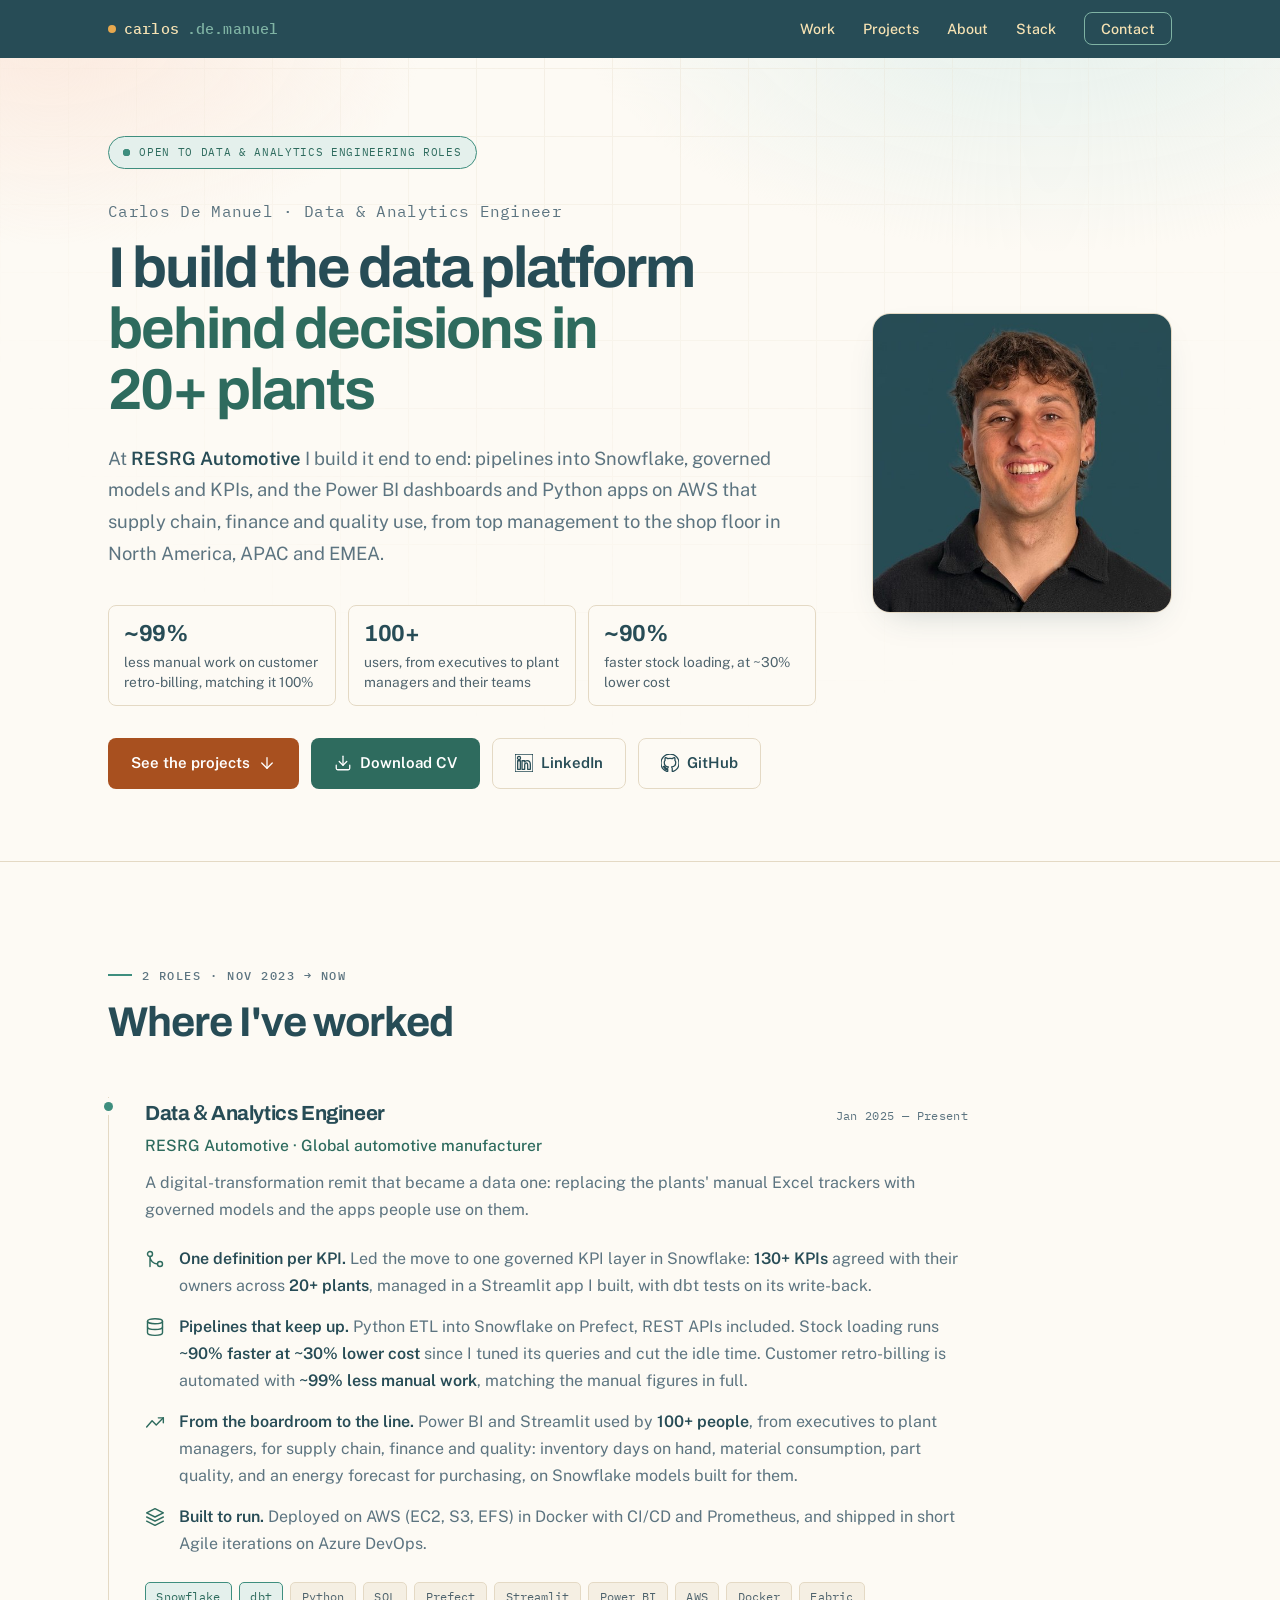
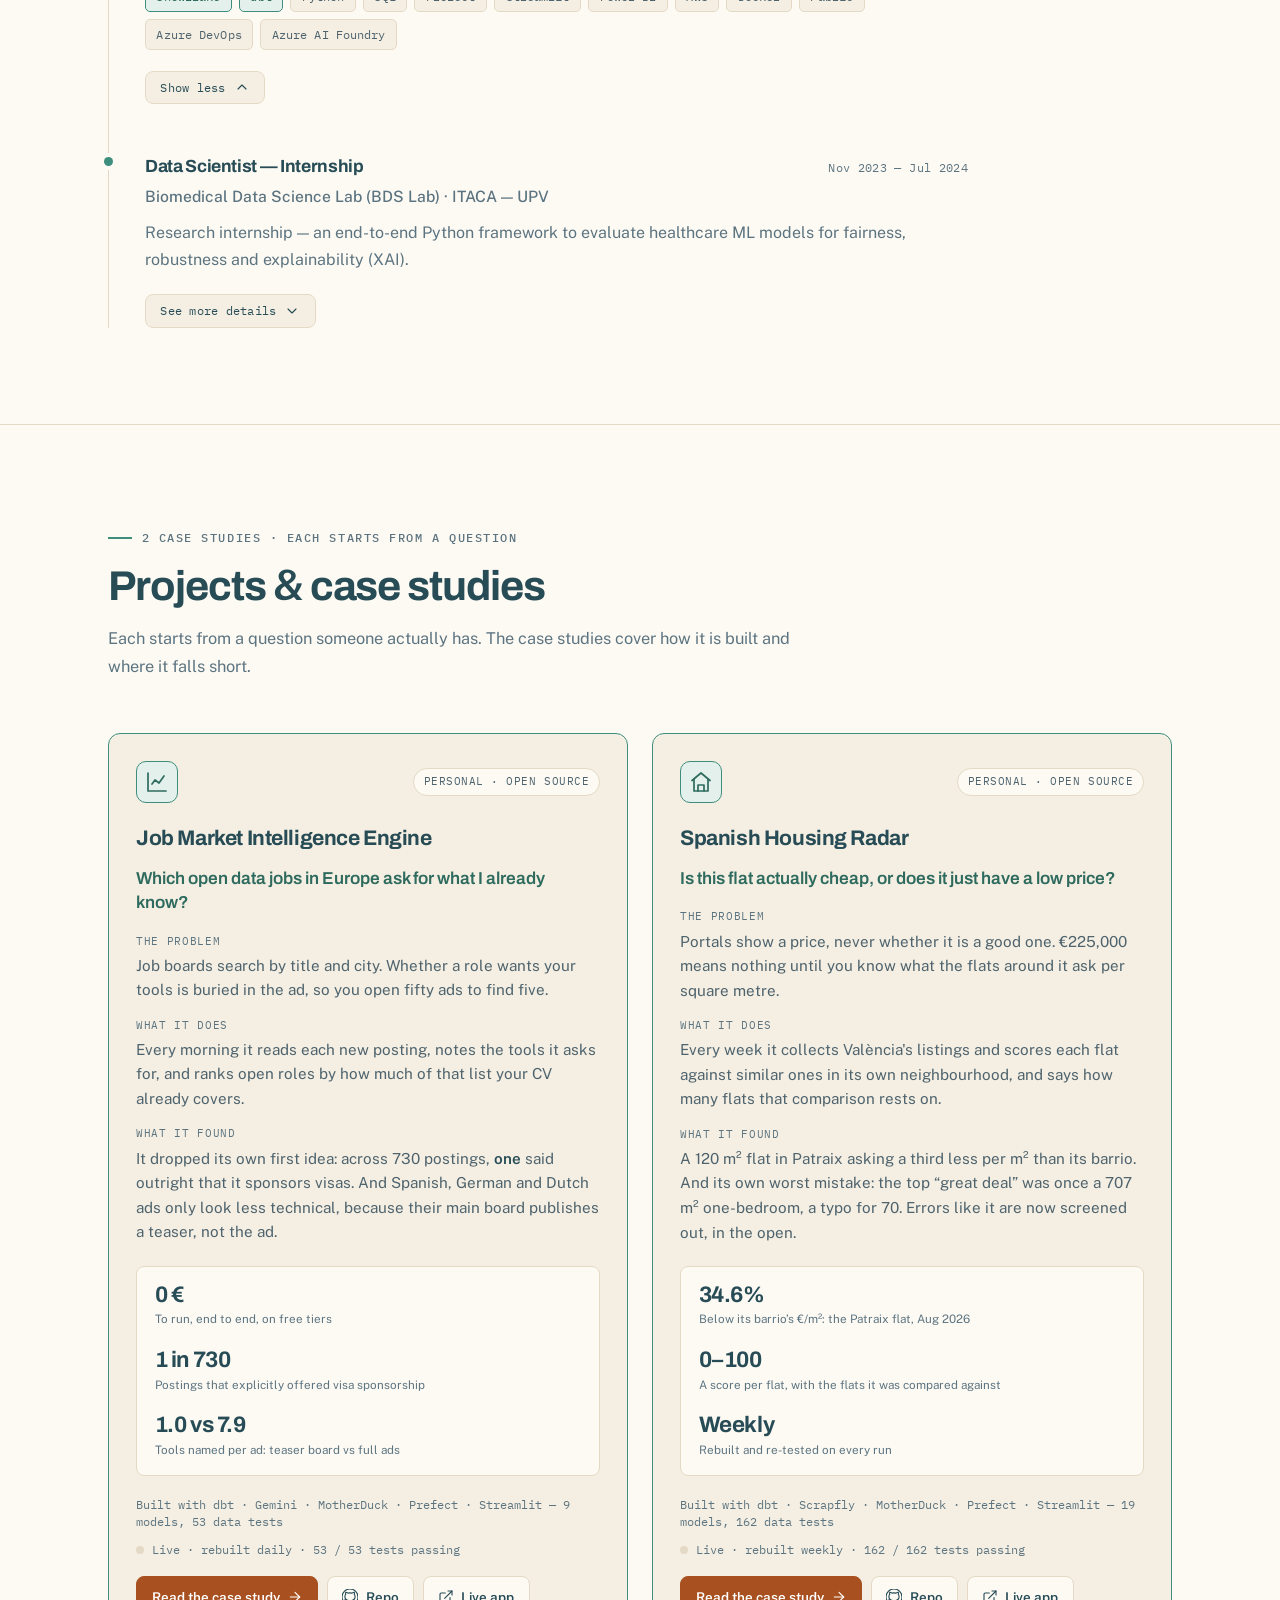
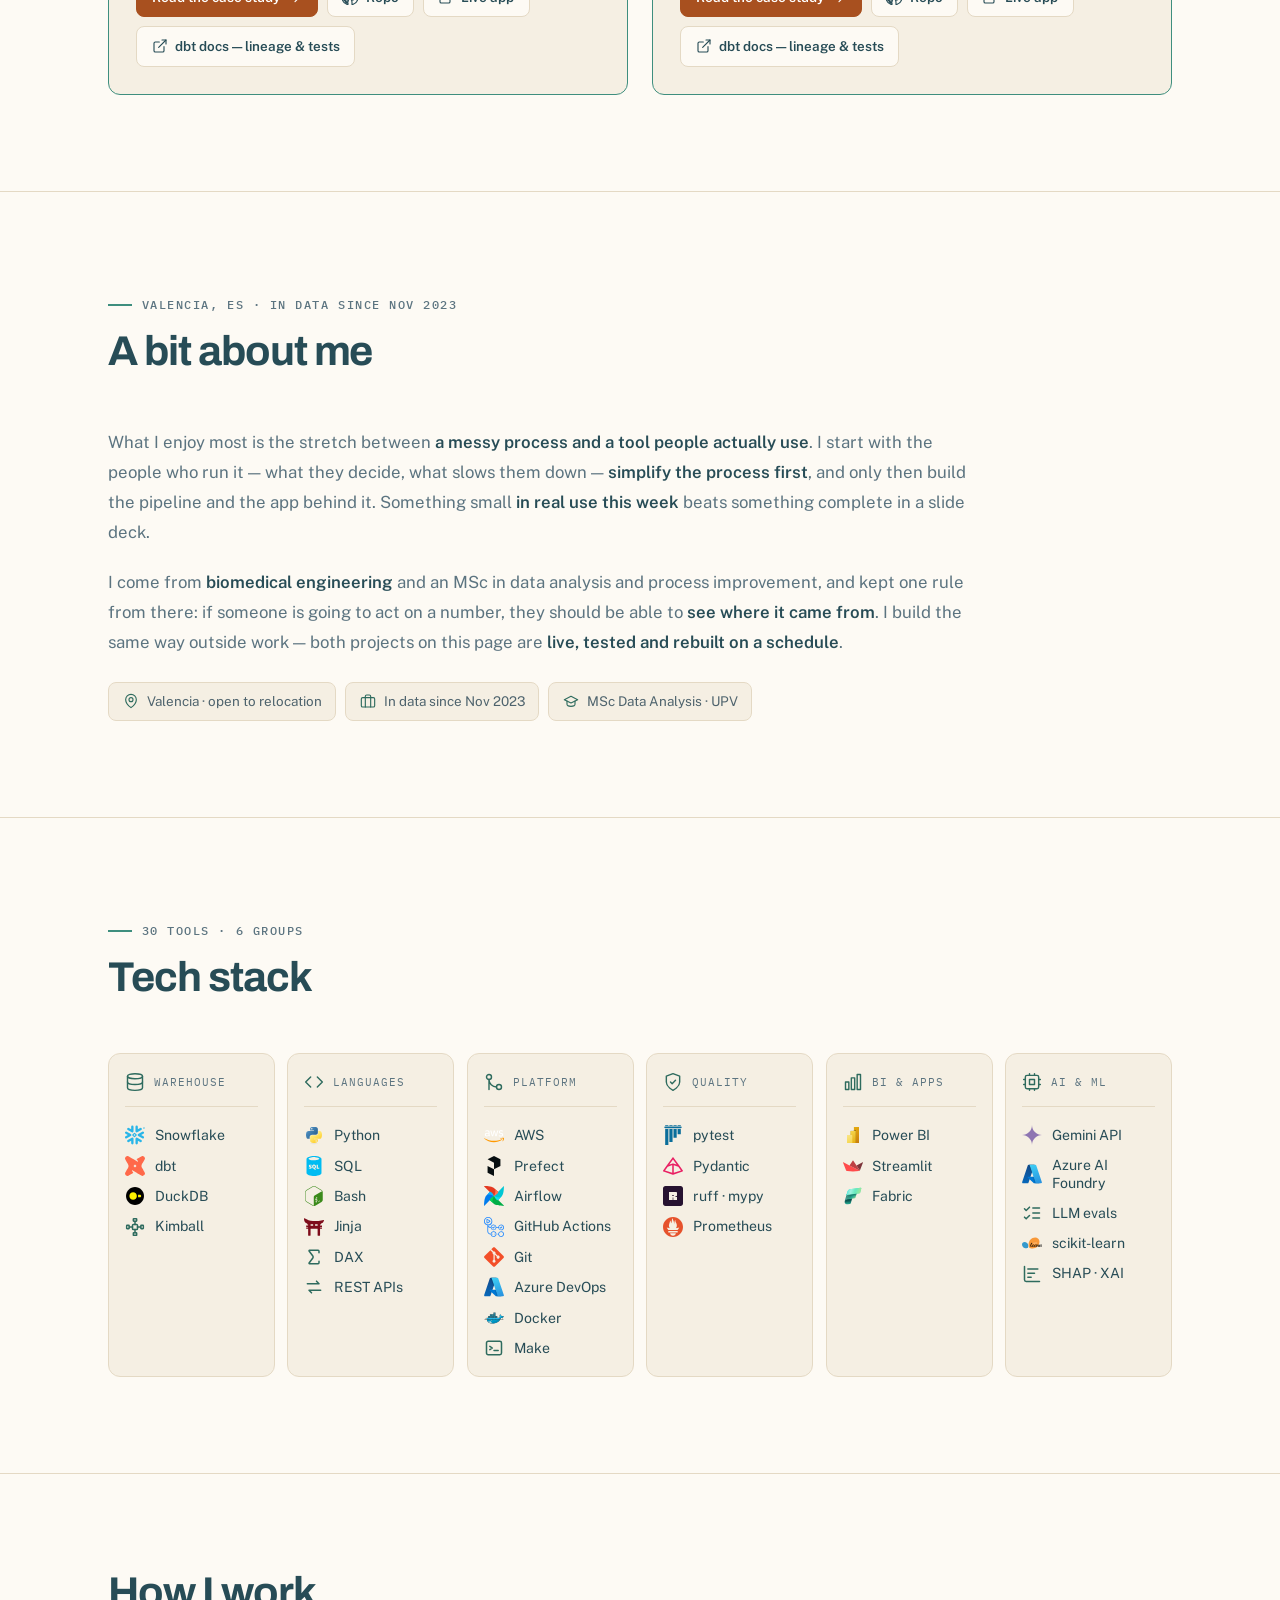
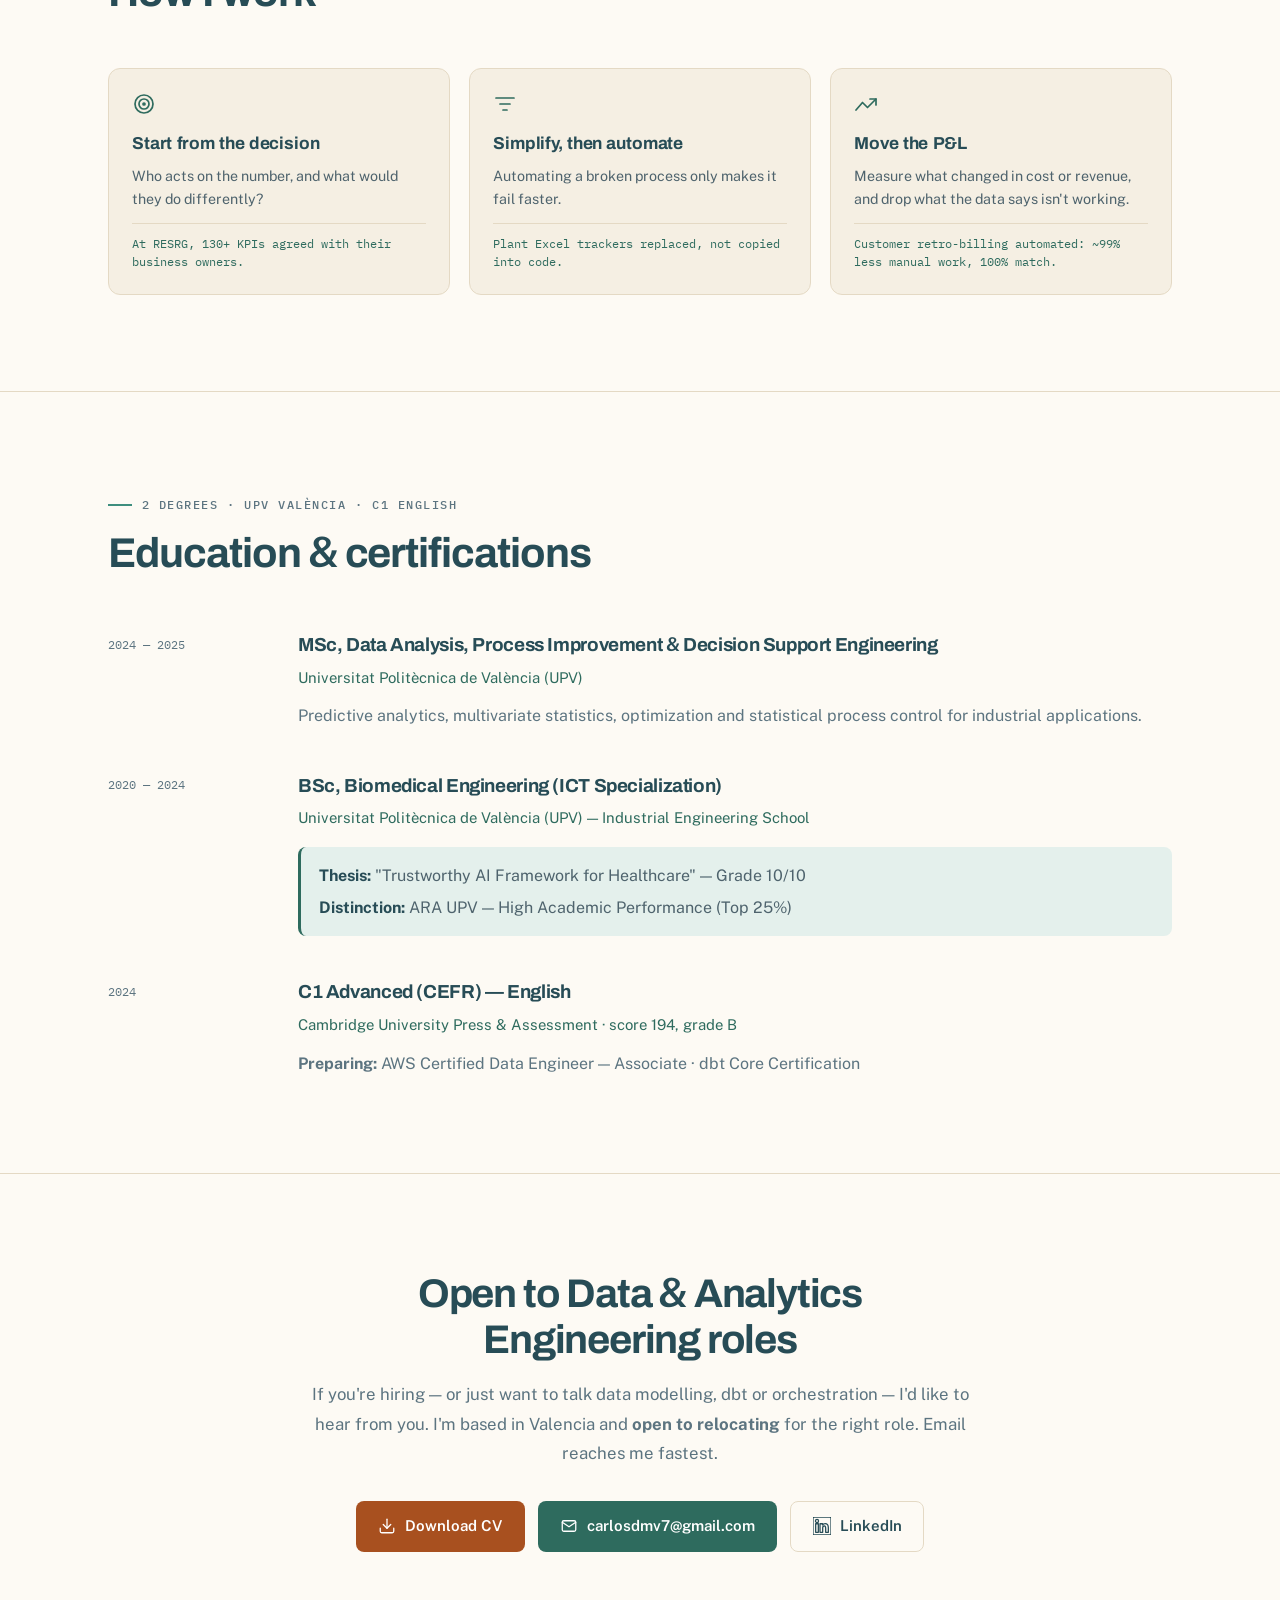
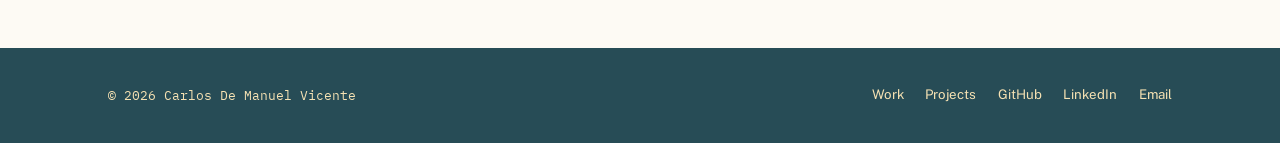
<file: index.html>
<!DOCTYPE html>
<html lang="en" class="no-js">
<head>
    <meta charset="UTF-8">
    <meta name="viewport" content="width=device-width, initial-scale=1.0">
    <title>Carlos De Manuel — Data &amp; Analytics Engineer</title>
    <meta name="description" content="Data &amp; Analytics Engineer — Snowflake, Python, Prefect, AWS and Power BI across 20+ plants in three regions. Case studies in dbt data modelling, orchestration and self-serve analytics.">
    <meta name="author" content="Carlos De Manuel Vicente">
    <link rel="canonical" href="https://carlosdmv7.github.io/personal-portfolio/">

    <!-- Open Graph / social preview -->
    <meta property="og:type" content="website">
    <meta property="og:title" content="Carlos De Manuel — Data &amp; Analytics Engineer">
    <meta property="og:description" content="Data &amp; Analytics Engineer building governed analytics on Snowflake, Prefect and AWS for a global manufacturer.">
    <meta property="og:url" content="https://carlosdmv7.github.io/personal-portfolio/">
    <meta property="og:image" content="https://carlosdmv7.github.io/personal-portfolio/images/og-home.png">
    <meta property="og:image:width" content="1200">
    <meta property="og:image:height" content="630">
    <meta property="og:image:alt" content="Carlos De Manuel, Data &amp; Analytics Engineer — “Data you can trust: modelled, tested, documented.”">
    <meta name="twitter:card" content="summary_large_image">
    <meta name="twitter:title" content="Carlos De Manuel — Data &amp; Analytics Engineer">
    <meta name="twitter:description" content="Data &amp; Analytics Engineer building governed analytics on Snowflake, Prefect and AWS for a global manufacturer.">
    <meta name="twitter:image" content="https://carlosdmv7.github.io/personal-portfolio/images/og-home.png">

    <link rel="icon" type="image/svg+xml" href="images/favicon.svg">
    <link rel="icon" type="image/png" sizes="32x32" href="images/favicon-32.png">
    <link rel="icon" type="image/png" sizes="192x192" href="images/favicon-192.png">
    <link rel="apple-touch-icon" href="images/apple-touch-icon.png">
    <meta name="theme-color" content="#274C56">
    <link rel="stylesheet" href="styles.css">
    <link rel="preconnect" href="https://fonts.googleapis.com">
    <link rel="preconnect" href="https://fonts.gstatic.com" crossorigin>
    <link href="https://fonts.googleapis.com/css2?family=Archivo:wght@400..700&family=Public+Sans:wght@400;500;600&family=IBM+Plex+Mono:wght@400;500&display=swap" rel="stylesheet">
</head>
<body>
    <a class="skip-link" href="#main">Skip to content</a>
    <div class="bg-grid" aria-hidden="true"></div>

    <!-- Navigation -->
    <nav class="navbar">
        <div class="container">
            <a href="#" class="logo">
                <span class="logo-dot"></span>carlos<span class="muted">.de.manuel</span>
            </a>
            <ul class="nav-links">
                <li><a href="#work">Work</a></li>
                <li><a href="#projects">Projects</a></li>
                <li><a href="#about">About</a></li>
                <li><a href="#stack">Stack</a></li>
                <li><a href="#contact" class="nav-cta">Contact</a></li>
            </ul>
        </div>
    </nav>

    <main id="main">
        <!-- Hero -->
        <section class="hero">
            <div class="container">
                <div class="hero-inner">
                    <img class="hero-photo" src="images/profile.jpg" alt="Carlos De Manuel" width="520" height="520" fetchpriority="high" decoding="async">
                    <div class="hero-copy">
                    <span class="status-badge"><span class="status-dot"></span>Open to Data &amp; Analytics Engineering roles</span>

                    <p class="hero-name">Carlos De Manuel · Data &amp; Analytics Engineer</p>
                    <h1 class="hero-title">I build the data platform <span class="accent">behind decisions in 20+&nbsp;plants</span></h1>

                    <p class="hero-desc">
                        At <strong>RESRG Automotive</strong> I build it end to end: pipelines into Snowflake, governed
                        models and KPIs, and the Power BI dashboards and Python apps on AWS that supply chain, finance and quality use,
                        from top management to the shop floor in North America, APAC and EMEA.
                    </p>

                    <ul class="hero-proof">
                        <li><strong>~99%</strong> less manual work on customer retro-billing, matching it 100%</li>
                        <li><strong>100+</strong> users, from executives to plant managers and their teams</li>
                        <li><strong>~90%</strong> faster stock loading, at ~30% lower cost</li>
                    </ul>

                    <div class="hero-buttons">
                        <a href="#projects" class="btn btn-primary">
                            See the projects
                            <svg aria-hidden="true" focusable="false" class="icon" viewBox="0 0 24 24"><line x1="12" y1="5" x2="12" y2="19"/><polyline points="19 12 12 19 5 12"/></svg>
                        </a>
                        <a href="cv/carlos-de-manuel-cv.pdf" class="btn btn-secondary" download>
                            <svg aria-hidden="true" focusable="false" class="icon" viewBox="0 0 24 24"><path d="M21 15v4a2 2 0 0 1-2 2H5a2 2 0 0 1-2-2v-4"/><polyline points="7 10 12 15 17 10"/><line x1="12" y1="15" x2="12" y2="3"/></svg>
                            Download CV
                            <span class="visually-hidden">(PDF)</span>
                        </a>
                        <a href="https://www.linkedin.com/in/carlos-de-manuel/" target="_blank" rel="noopener" class="btn btn-ghost">
                            <svg aria-hidden="true" focusable="false" class="icon" viewBox="0 0 24 24" fill="currentColor" stroke="none"><path d="M20.45 20.45h-3.55v-5.57c0-1.33-.03-3.04-1.85-3.04-1.85 0-2.14 1.45-2.14 2.94v5.67H9.36V9h3.41v1.56h.05c.47-.9 1.64-1.85 3.37-1.85 3.6 0 4.27 2.37 4.27 5.46v6.28zM5.34 7.43a2.06 2.06 0 1 1 0-4.13 2.06 2.06 0 0 1 0 4.13zM7.12 20.45H3.55V9h3.57v11.45zM22.22 0H1.77C.79 0 0 .77 0 1.73v20.54C0 23.23.79 24 1.77 24h20.45c.98 0 1.78-.77 1.78-1.73V1.73C24 .77 23.2 0 22.22 0z"/></svg>
                            LinkedIn
                        </a>
                        <a href="https://github.com/carlosdmv7" target="_blank" rel="noopener" class="btn btn-ghost">
                            <svg aria-hidden="true" focusable="false" class="icon" viewBox="0 0 24 24" fill="currentColor" stroke="none"><path d="M12 0C5.37 0 0 5.37 0 12c0 5.3 3.44 9.8 8.21 11.39.6.11.79-.26.79-.58v-2.23c-3.34.73-4.03-1.42-4.03-1.42-.55-1.39-1.33-1.76-1.33-1.76-1.09-.74.08-.73.08-.73 1.2.09 1.84 1.24 1.84 1.24 1.07 1.83 2.81 1.3 3.49 1 .11-.78.42-1.31.76-1.61-2.67-.3-5.47-1.33-5.47-5.93 0-1.31.47-2.38 1.24-3.22-.13-.3-.54-1.52.11-3.18 0 0 1.01-.32 3.3 1.23a11.5 11.5 0 0 1 6.01 0c2.29-1.55 3.3-1.23 3.3-1.23.65 1.66.24 2.88.12 3.18.77.84 1.23 1.91 1.23 3.22 0 4.61-2.8 5.63-5.48 5.92.43.37.81 1.1.81 2.22v3.29c0 .32.19.69.8.58C20.57 21.8 24 17.3 24 12c0-6.63-5.37-12-12-12z"/></svg>
                            GitHub
                        </a>
                    </div>
                    </div>
                </div>
            </div>
        </section>

        <!-- Experience -->
        <section id="work">
            <div class="container">
                <div class="section-head">
                    <span class="eyebrow">2 roles · Nov 2023 → now</span>
                    <h2 class="section-title">Where I've worked</h2>
                </div>

                <div class="timeline">
                    <div class="exp-item open" data-reveal>
                        <div class="exp-head">
                            <div>
                                <div class="exp-role">Data <span class="amp">&amp;</span> Analytics Engineer</div>
                                <div class="exp-company">RESRG Automotive · Global automotive manufacturer</div>
                            </div>
                            <span class="exp-date">Jan 2025 — Present</span>
                        </div>
                        <p class="exp-summary">A digital-transformation remit that became a data one: replacing the plants' manual Excel trackers with governed models and the apps people use on them.</p>
                        <div class="exp-body">
                            <div class="exp-points">
                                <div class="exp-point">
                                    <svg aria-hidden="true" focusable="false" class="icon" viewBox="0 0 24 24"><circle cx="18" cy="18" r="3"/><circle cx="6" cy="6" r="3"/><path d="M6 21V9a9 9 0 0 0 9 9"/></svg>
                                    <span><strong>One definition per KPI.</strong> Led the move to one governed KPI layer in Snowflake: <strong>130+ KPIs</strong> agreed with their owners across <strong>20+ plants</strong>, managed in a Streamlit app I built, with dbt tests on its write-back.</span>
                                </div>
                                <div class="exp-point">
                                    <svg aria-hidden="true" focusable="false" class="icon" viewBox="0 0 24 24"><ellipse cx="12" cy="5" rx="9" ry="3"/><path d="M3 5v14c0 1.66 4.03 3 9 3s9-1.34 9-3V5"/><path d="M3 12c0 1.66 4.03 3 9 3s9-1.34 9-3"/></svg>
                                    <span><strong>Pipelines that keep up.</strong> Python ETL into Snowflake on Prefect, REST APIs included. Stock loading runs <strong>~90% faster at ~30% lower cost</strong> since I tuned its queries and cut the idle time. Customer retro-billing is automated with <strong>~99% less manual work</strong>, matching the manual figures in full.</span>
                                </div>
                                <div class="exp-point">
                                    <svg aria-hidden="true" focusable="false" class="icon" viewBox="0 0 24 24"><polyline points="22 7 13.5 15.5 8.5 10.5 2 18"/><polyline points="16 7 22 7 22 13"/></svg>
                                    <span><strong>From the boardroom to the line.</strong> Power BI and Streamlit used by <strong>100+ people</strong>, from executives to plant managers, for supply chain, finance and quality: inventory days on hand, material consumption, part quality, and an energy forecast for purchasing, on Snowflake models built for them.</span>
                                </div>
                                <div class="exp-point">
                                    <svg aria-hidden="true" focusable="false" class="icon" viewBox="0 0 24 24"><path d="M12 2 2 7l10 5 10-5-10-5z"/><path d="m2 17 10 5 10-5M2 12l10 5 10-5"/></svg>
                                    <span><strong>Built to run.</strong> Deployed on AWS (EC2, S3, EFS) in Docker with CI/CD and Prometheus, and shipped in short Agile iterations on Azure DevOps.</span>
                                </div>
                            </div>
                            <div class="tags">
                                <span class="tag accent">Snowflake</span>
                                <span class="tag accent">dbt</span>
                                <span class="tag">Python</span>
                                <span class="tag">SQL</span>
                                <span class="tag">Prefect</span>
                                <span class="tag">Streamlit</span>
                                <span class="tag">Power BI</span>
                                <span class="tag">AWS</span>
                                <span class="tag">Docker</span>
                                <span class="tag">Fabric</span>
                                <span class="tag">Azure DevOps</span>
                                <span class="tag">Azure AI Foundry</span>
                            </div>
                        </div>
                        <button class="exp-more" aria-expanded="true" onclick="toggleExp(this)">
                            <span class="more-closed">See more details</span>
                            <span class="more-open">Show less</span>
                            <svg aria-hidden="true" focusable="false" class="icon exp-chevron" viewBox="0 0 24 24"><polyline points="6 9 12 15 18 9"/></svg>
                        </button>
                    </div>

                    <div class="exp-item secondary" data-reveal>
                        <div class="exp-head">
                            <div>
                                <div class="exp-role">Data Scientist — Internship</div>
                                <div class="exp-company">Biomedical Data Science Lab (BDS Lab) · ITACA — UPV</div>
                            </div>
                            <span class="exp-date">Nov 2023 — Jul 2024</span>
                        </div>
                        <p class="exp-summary">Research internship — an end-to-end Python framework to evaluate healthcare ML models for fairness, robustness and explainability (XAI).</p>
                        <div class="exp-body">
                            <div class="exp-points">
                                <div class="exp-point">
                                    <svg aria-hidden="true" focusable="false" class="icon" viewBox="0 0 24 24"><path d="M9 3H5a2 2 0 0 0-2 2v4m6-6h10a2 2 0 0 1 2 2v4M9 3v18m0 0H5a2 2 0 0 1-2-2v-4m6 6h10a2 2 0 0 0 2-2v-4"/></svg>
                                    <span><strong>Model evaluation.</strong> Handled missing/noisy clinical data (MICE imputation, PCA/Hotelling's T² outlier checks) and compared models via AUC with cross-validation and bootstrap confidence intervals.</span>
                                </div>
                                <div class="exp-point">
                                    <svg aria-hidden="true" focusable="false" class="icon" viewBox="0 0 24 24"><path d="M12 3v18"/><path d="M5 7h14"/><path d="m5 7-2 6a4 4 0 0 0 8 0L9 7M19 7l-2 6a4 4 0 0 0 8 0l-2-6"/></svg>
                                    <span><strong>Fairness engineering.</strong> Measured performance gaps across sensitive subgroups and tested mitigations (re-weighting, SMOTE), documenting which reduced disparities without sacrificing overall AUC.</span>
                                </div>
                                <div class="exp-point">
                                    <svg aria-hidden="true" focusable="false" class="icon" viewBox="0 0 24 24"><circle cx="11" cy="11" r="7"/><path d="m21 21-4.35-4.35"/></svg>
                                    <span><strong>Explainability.</strong> Produced SHAP-based explanation reports translating model drivers into clinician-friendly insights to support review and trust.</span>
                                </div>
                            </div>
                            <div class="tags">
                                <span class="tag">Python</span>
                                <span class="tag">scikit-learn</span>
                                <span class="tag">SHAP</span>
                                <span class="tag">XAI</span>
                            </div>
                        </div>
                        <button class="exp-more" aria-expanded="false" onclick="toggleExp(this)">
                            <span class="more-closed">See more details</span>
                            <span class="more-open">Show less</span>
                            <svg aria-hidden="true" focusable="false" class="icon exp-chevron" viewBox="0 0 24 24"><polyline points="6 9 12 15 18 9"/></svg>
                        </button>
                    </div>
                </div>
            </div>
        </section>

        <!-- Projects -->
        <section id="projects">
            <div class="container">
                <div class="section-head">
                    <span class="eyebrow">2 case studies · each starts from a question</span>
                    <h2 class="section-title">Projects <span class="amp">&amp;</span> case studies</h2>
                    <p class="section-sub">Each starts from a question someone actually has. The case studies cover how it is built and where it falls short.</p>
                </div>

                <div class="projects-grid">
                    <!-- Project: Job Market Intelligence -->
                    <article class="project featured" data-reveal>
                        <div class="project-top">
                            <div class="project-mark">
                                <svg aria-hidden="true" focusable="false" class="icon-lg" viewBox="0 0 24 24" fill="none" stroke="currentColor" stroke-width="1.7" stroke-linecap="round" stroke-linejoin="round"><path d="M3 3v18h18"/><path d="m7 14 3-4 4 3 5-7"/></svg>
                            </div>
                            <span class="project-badge">Personal · open source</span>
                        </div>
                        <h3>Job Market Intelligence Engine</h3>
                        <p class="project-q">Which open data jobs in Europe ask for what I already know?</p>
                        <dl class="project-story">
                            <div><dt>The problem</dt><dd>Job boards search by title and city. Whether a role wants your tools is buried in the ad, so you open fifty ads to find five.</dd></div>
                            <div><dt>What it does</dt><dd>Every morning it reads each new posting, notes the tools it asks for, and ranks open roles by how much of that list your CV already covers.</dd></div>
                            <div><dt>What it found</dt><dd>It dropped its own first idea: across 730 postings, <strong>one</strong> said outright that it sponsors visas. And Spanish, German and Dutch ads only look less technical, because their main board publishes a teaser, not the ad.</dd></div>
                        </dl>
                        <div class="project-impact">
                            <div class="impact-stat"><div class="impact-num">0 €</div><span class="impact-label">To run, end to end, on free tiers</span></div>
                            <div class="impact-stat"><div class="impact-num">1 in 730</div><span class="impact-label">Postings that explicitly offered visa sponsorship</span></div>
                            <div class="impact-stat"><div class="impact-num">1.0 vs 7.9</div><span class="impact-label">Tools named per ad: teaser board vs full ads</span></div>
                        </div>
                        <p class="project-built">Built with dbt · Gemini · MotherDuck · Prefect · Streamlit — 9 models, 53 data tests</p>
                        <!-- Live state, upgraded by freshness.js; the fallback is the verified snapshot.
                             Contract: docs/freshness-contract.md -->
                        <p class="card-live" data-state="unknown"
                           data-freshness-project="job-market-intelligence"
                           data-freshness-url="https://carlosdmv7.github.io/job-market-intelligence/status.json">
                            <span class="fresh-dot" aria-hidden="true"></span>
                            <span>Live · rebuilt daily<span hidden> · last run <span data-fresh="last_ingest"></span></span> · <span data-fresh="dbt_tests">53 / 53</span> tests passing</span>
                        </p>
                        <div class="project-links">
                            <a class="plink solid" href="projects/job-market-intelligence/">Read the case study
                                <svg aria-hidden="true" focusable="false" class="icon" viewBox="0 0 24 24"><line x1="5" y1="12" x2="19" y2="12"/><polyline points="12 5 19 12 12 19"/></svg>
                            </a>
                            <a class="plink" href="https://github.com/carlosdmv7/job-market-intelligence" target="_blank" rel="noopener">
                                <svg aria-hidden="true" focusable="false" class="icon" viewBox="0 0 24 24" fill="currentColor" stroke="none"><path d="M12 0C5.37 0 0 5.37 0 12c0 5.3 3.44 9.8 8.21 11.39.6.11.79-.26.79-.58v-2.23c-3.34.73-4.03-1.42-4.03-1.42-.55-1.39-1.33-1.76-1.33-1.76-1.09-.74.08-.73.08-.73 1.2.09 1.84 1.24 1.84 1.24 1.07 1.83 2.81 1.3 3.49 1 .11-.78.42-1.31.76-1.61-2.67-.3-5.47-1.33-5.47-5.93 0-1.31.47-2.38 1.24-3.22-.13-.3-.54-1.52.11-3.18 0 0 1.01-.32 3.3 1.23a11.5 11.5 0 0 1 6.01 0c2.29-1.55 3.3-1.23 3.3-1.23.65 1.66.24 2.88.12 3.18.77.84 1.23 1.91 1.23 3.22 0 4.61-2.8 5.63-5.48 5.92.43.37.81 1.1.81 2.22v3.29c0 .32.19.69.8.58C20.57 21.8 24 17.3 24 12c0-6.63-5.37-12-12-12z"/></svg>
                                Repo
                            </a>
                            <a class="plink" href="https://job-market-intelligence-carlosdmv7.streamlit.app/" target="_blank" rel="noopener">
                                <svg aria-hidden="true" focusable="false" class="icon" viewBox="0 0 24 24"><path d="M18 13v6a2 2 0 0 1-2 2H5a2 2 0 0 1-2-2V8a2 2 0 0 1 2-2h6"/><polyline points="15 3 21 3 21 9"/><line x1="10" y1="14" x2="21" y2="3"/></svg>
                                Live app
                                <span class="visually-hidden">(opens in a new tab)</span>
                            </a>
                            <a class="plink" href="https://carlosdmv7.github.io/job-market-intelligence/" target="_blank" rel="noopener">
                                <svg aria-hidden="true" focusable="false" class="icon" viewBox="0 0 24 24"><path d="M18 13v6a2 2 0 0 1-2 2H5a2 2 0 0 1-2-2V8a2 2 0 0 1 2-2h6"/><polyline points="15 3 21 3 21 9"/><line x1="10" y1="14" x2="21" y2="3"/></svg>
                                dbt docs — lineage &amp; tests
                                <span class="visually-hidden">(opens in a new tab)</span>
                            </a>
                        </div>
                    </article>

                    <!-- Project: Spanish Housing Radar -->
                    <article class="project featured" data-reveal>
                        <div class="project-top">
                            <div class="project-mark">
                                <svg aria-hidden="true" focusable="false" class="icon-lg" viewBox="0 0 24 24" fill="none" stroke="currentColor" stroke-width="1.7" stroke-linecap="round" stroke-linejoin="round"><path d="M3 10.5 12 3l9 7.5"/><path d="M5 9.5V21h14V9.5"/><path d="M9 21v-6h6v6"/></svg>
                            </div>
                            <span class="project-badge">Personal · open source</span>
                        </div>
                        <h3>Spanish Housing Radar</h3>
                        <p class="project-q">Is this flat actually cheap, or does it just have a low price?</p>
                        <dl class="project-story">
                            <div><dt>The problem</dt><dd>Portals show a price, never whether it is a good one. €225,000 means nothing until you know what the flats around it ask per square metre.</dd></div>
                            <div><dt>What it does</dt><dd>Every week it collects València's listings and scores each flat against similar ones in its own neighbourhood, and says how many flats that comparison rests on.</dd></div>
                            <div><dt>What it found</dt><dd>A 120 m² flat in Patraix asking a third less per m² than its barrio. And its own worst mistake: the top “great deal” was once a 707 m² one-bedroom, a typo for 70. Errors like it are now screened out, in the open.</dd></div>
                        </dl>
                        <div class="project-impact">
                            <div class="impact-stat"><div class="impact-num">34.6%</div><span class="impact-label">Below its barrio’s €/m²: the Patraix flat, Aug 2026</span></div>
                            <div class="impact-stat"><div class="impact-num">0–100</div><span class="impact-label">A score per flat, with the flats it was compared against</span></div>
                            <div class="impact-stat"><div class="impact-num">Weekly</div><span class="impact-label">Rebuilt and re-tested on every run</span></div>
                        </div>
                        <p class="project-built">Built with dbt · Scrapfly · MotherDuck · Prefect · Streamlit — 19 models, 162 data tests</p>
                        <p class="card-live" data-state="unknown" data-fresh-hours="192"
                           data-freshness-project="spanish-housing-radar"
                           data-freshness-url="https://raw.githubusercontent.com/carlosdmv7/spanish-housing-radar/main/docs/status.json">
                            <span class="fresh-dot" aria-hidden="true"></span>
                            <span>Live · rebuilt weekly<span hidden> · last run <span data-fresh="last_ingest"></span></span> · <span data-fresh="dbt_tests">162 / 162</span> tests passing</span>
                        </p>
                        <div class="project-links">
                            <a class="plink solid" href="projects/spanish-housing-radar/">Read the case study
                                <svg aria-hidden="true" focusable="false" class="icon" viewBox="0 0 24 24"><line x1="5" y1="12" x2="19" y2="12"/><polyline points="12 5 19 12 12 19"/></svg>
                            </a>
                            <a class="plink" href="https://github.com/carlosdmv7/spanish-housing-radar" target="_blank" rel="noopener">
                                <svg aria-hidden="true" focusable="false" class="icon" viewBox="0 0 24 24" fill="currentColor" stroke="none"><path d="M12 0C5.37 0 0 5.37 0 12c0 5.3 3.44 9.8 8.21 11.39.6.11.79-.26.79-.58v-2.23c-3.34.73-4.03-1.42-4.03-1.42-.55-1.39-1.33-1.76-1.33-1.76-1.09-.74.08-.73.08-.73 1.2.09 1.84 1.24 1.84 1.24 1.07 1.83 2.81 1.3 3.49 1 .11-.78.42-1.31.76-1.61-2.67-.3-5.47-1.33-5.47-5.93 0-1.31.47-2.38 1.24-3.22-.13-.3-.54-1.52.11-3.18 0 0 1.01-.32 3.3 1.23a11.5 11.5 0 0 1 6.01 0c2.29-1.55 3.3-1.23 3.3-1.23.65 1.66.24 2.88.12 3.18.77.84 1.23 1.91 1.23 3.22 0 4.61-2.8 5.63-5.48 5.92.43.37.81 1.1.81 2.22v3.29c0 .32.19.69.8.58C20.57 21.8 24 17.3 24 12c0-6.63-5.37-12-12-12z"/></svg>
                                Repo
                            </a>
                            <a class="plink" href="https://spanish-housing-radar-carlosdmv7.streamlit.app/" target="_blank" rel="noopener">
                                <svg aria-hidden="true" focusable="false" class="icon" viewBox="0 0 24 24"><path d="M18 13v6a2 2 0 0 1-2 2H5a2 2 0 0 1-2-2V8a2 2 0 0 1 2-2h6"/><polyline points="15 3 21 3 21 9"/><line x1="10" y1="14" x2="21" y2="3"/></svg>
                                Live app
                                <span class="visually-hidden">(opens in a new tab)</span>
                            </a>
                            <a class="plink" href="https://carlosdmv7.github.io/spanish-housing-radar/" target="_blank" rel="noopener">
                                <svg aria-hidden="true" focusable="false" class="icon" viewBox="0 0 24 24"><path d="M18 13v6a2 2 0 0 1-2 2H5a2 2 0 0 1-2-2V8a2 2 0 0 1 2-2h6"/><polyline points="15 3 21 3 21 9"/><line x1="10" y1="14" x2="21" y2="3"/></svg>
                                dbt docs — lineage &amp; tests
                                <span class="visually-hidden">(opens in a new tab)</span>
                            </a>
                        </div>
                    </article>
                </div>

            </div>
        </section>

        <!-- About -->
        <section id="about">
            <div class="container">
                <div class="section-head">
                    <span class="eyebrow">Valencia, ES · in data since Nov 2023</span>
                    <h2 class="section-title">A bit about me</h2>
                </div>
                <div class="about-wrap">
                    <div class="about-body" data-reveal>
                        <p>What I enjoy most is the stretch between <strong>a messy process and a tool people actually use</strong>. I start with the people who run it — what they decide, what slows them down — <strong>simplify the process first</strong>, and only then build the pipeline and the app behind it. Something small <strong>in real use this week</strong> beats something complete in a slide deck.</p>
                        <p>I come from <strong>biomedical engineering</strong> and an MSc in data analysis and process improvement, and kept one rule from there: if someone is going to act on a number, they should be able to <strong>see where it came from</strong>. I build the same way outside work — both projects on this page are <strong>live, tested and rebuilt on a schedule</strong>.</p>
                        <div class="about-facts">
                            <span class="about-fact"><svg aria-hidden="true" focusable="false" class="icon" viewBox="0 0 24 24"><path d="M20 10c0 6-8 12-8 12s-8-6-8-12a8 8 0 0 1 16 0z"/><circle cx="12" cy="10" r="3"/></svg>Valencia · open to relocation</span>
                            <span class="about-fact"><svg aria-hidden="true" focusable="false" class="icon" viewBox="0 0 24 24"><rect x="2" y="7" width="20" height="14" rx="2"/><path d="M16 21V5a2 2 0 0 0-2-2h-4a2 2 0 0 0-2 2v16"/></svg>In data since Nov 2023</span>
                            <span class="about-fact"><svg aria-hidden="true" focusable="false" class="icon" viewBox="0 0 24 24"><path d="M22 10 12 5 2 10l10 5 10-5z"/><path d="M6 12v5c0 1.5 2.7 3 6 3s6-1.5 6-3v-5"/></svg>MSc Data Analysis · UPV</span>
                        </div>
                    </div>
                </div>
            </div>
        </section>

        <!-- Tech stack -->
        <section id="stack">
            <div class="container">
                <div class="section-head">
                    <span class="eyebrow">30 tools · 6 groups</span>
                    <h2 class="section-title">Tech stack</h2>
                </div>
                <div class="stack-grid">
                    <div class="stack-card card" data-reveal>
                        <div class="card-label"><svg aria-hidden="true" focusable="false" class="icon" viewBox="0 0 24 24"><ellipse cx="12" cy="5" rx="9" ry="3"/><path d="M3 5v14c0 1.66 4.03 3 9 3s9-1.34 9-3V5"/><path d="M3 12c0 1.66 4.03 3 9 3s9-1.34 9-3"/></svg>Warehouse</div>
                        <div class="stack-list">
                            <div class="stack-row"><img src="images/snowflake.svg" alt=""><span>Snowflake</span></div>
                            <div class="stack-row"><img src="images/dbt.svg" alt=""><span>dbt</span></div>
                            <div class="stack-row"><img src="images/duckdb.svg" alt=""><span>DuckDB</span></div>
                            <div class="stack-row"><svg aria-hidden="true" focusable="false" class="stack-glyph" viewBox="0 0 24 24"><rect x="9" y="9" width="6" height="6" rx="1"/><path d="M12 9V5M12 19v-4M9 12H5M19 12h-4"/><rect x="10" y="2" width="4" height="3" rx=".5"/><rect x="10" y="19" width="4" height="3" rx=".5"/><rect x="2" y="10" width="3" height="4" rx=".5"/><rect x="19" y="10" width="3" height="4" rx=".5"/></svg><span>Kimball</span></div>
                        </div>
                    </div>
                    <div class="stack-card card" data-reveal>
                        <div class="card-label"><svg aria-hidden="true" focusable="false" class="icon" viewBox="0 0 24 24"><polyline points="16 18 22 12 16 6"/><polyline points="8 6 2 12 8 18"/></svg>Languages</div>
                        <div class="stack-list">
                            <div class="stack-row"><img src="images/python.svg" alt=""><span>Python</span></div>
                            <div class="stack-row"><img src="images/sql.svg" alt=""><span>SQL</span></div>
                            <div class="stack-row"><img src="images/bash.svg" alt=""><span>Bash</span></div>
                            <div class="stack-row"><img src="images/jinja.svg" alt=""><span>Jinja</span></div>
                            <div class="stack-row"><svg aria-hidden="true" focusable="false" class="stack-glyph" viewBox="0 0 24 24"><path d="M18 7V5a1 1 0 0 0-1-1H6.5a.5.5 0 0 0-.4.8l4.5 6a2 2 0 0 1 0 2.4l-4.5 6a.5.5 0 0 0 .4.8H17a1 1 0 0 0 1-1v-2"/></svg><span>DAX</span></div>
                            <div class="stack-row"><svg aria-hidden="true" focusable="false" class="stack-glyph" viewBox="0 0 24 24"><path d="M4 8h14l-3-3"/><path d="M20 16H6l3 3"/></svg><span>REST APIs</span></div>
                        </div>
                    </div>
                    <div class="stack-card card" data-reveal>
                        <div class="card-label"><svg aria-hidden="true" focusable="false" class="icon" viewBox="0 0 24 24"><circle cx="18" cy="18" r="3"/><circle cx="6" cy="6" r="3"/><path d="M6 21V9a9 9 0 0 0 9 9"/></svg>Platform</div>
                        <div class="stack-list">
                            <div class="stack-row"><img src="images/aws.svg" alt=""><span>AWS</span></div>
                            <div class="stack-row"><img src="images/prefect.svg" alt=""><span>Prefect</span></div>
                            <div class="stack-row"><img src="images/airflow.svg" alt=""><span>Airflow</span></div>
                            <div class="stack-row"><img src="images/githubactions.svg" alt=""><span>GitHub Actions</span></div>
                            <div class="stack-row"><img src="images/git.svg" alt=""><span>Git</span></div>
                            <div class="stack-row"><img src="images/azure.svg" alt=""><span>Azure DevOps</span></div>
                            <div class="stack-row"><img src="images/docker.svg" alt=""><span>Docker</span></div>
                            <div class="stack-row"><svg aria-hidden="true" focusable="false" class="stack-glyph" viewBox="0 0 24 24"><rect x="3" y="4" width="18" height="16" rx="2"/><path d="m7 10 3 2-3 2"/><path d="M12 15h5"/></svg><span>Make</span></div>
                        </div>
                    </div>
                    <div class="stack-card card" data-reveal>
                        <div class="card-label"><svg aria-hidden="true" focusable="false" class="icon" viewBox="0 0 24 24"><path d="M12 22s8-4 8-10V5l-8-3-8 3v7c0 6 8 10 8 10z"/><path d="m9 12 2 2 4-4"/></svg>Quality</div>
                        <div class="stack-list">
                            <div class="stack-row"><img src="images/pytest.svg" alt=""><span>pytest</span></div>
                            <div class="stack-row"><img src="images/pydantic.svg" alt=""><span>Pydantic</span></div>
                            <div class="stack-row"><img src="images/ruff.svg" alt=""><span>ruff · mypy</span></div>
                            <div class="stack-row"><img src="images/prometheus.svg" alt=""><span>Prometheus</span></div>
                        </div>
                    </div>
                    <div class="stack-card card" data-reveal>
                        <div class="card-label"><svg aria-hidden="true" focusable="false" class="icon" viewBox="0 0 24 24"><rect x="3" y="12" width="4" height="9"/><rect x="10" y="7" width="4" height="14"/><rect x="17" y="3" width="4" height="18"/></svg>BI &amp; apps</div>
                        <div class="stack-list">
                            <div class="stack-row"><img src="images/powerbi.svg" alt=""><span>Power BI</span></div>
                            <div class="stack-row"><img src="images/streamlit.svg" alt=""><span>Streamlit</span></div>
                            <div class="stack-row"><img src="images/microsoft-fabric.svg" alt=""><span>Fabric</span></div>
                        </div>
                    </div>
                    <div class="stack-card card" data-reveal>
                        <div class="card-label"><svg aria-hidden="true" focusable="false" class="icon" viewBox="0 0 24 24"><rect x="4" y="4" width="16" height="16" rx="2"/><rect x="9" y="9" width="6" height="6"/><path d="M9 2v2M15 2v2M9 20v2M15 20v2M2 9h2M2 15h2M20 9h2M20 15h2"/></svg>AI &amp; ML</div>
                        <div class="stack-list">
                            <div class="stack-row"><img src="images/gemini.svg" alt=""><span>Gemini API</span></div>
                            <div class="stack-row"><img src="images/azure.svg" alt=""><span>Azure AI Foundry</span></div>
                            <div class="stack-row"><svg aria-hidden="true" focusable="false" class="stack-glyph" viewBox="0 0 24 24"><path d="m3 17 2 2 4-4"/><path d="m3 7 2 2 4-4"/><path d="M13 6h8M13 12h8M13 18h8"/></svg><span>LLM evals</span></div>
                            <div class="stack-row"><img src="images/scikitlearn.svg" alt=""><span>scikit-learn</span></div>
                            <div class="stack-row"><svg aria-hidden="true" focusable="false" class="stack-glyph" viewBox="0 0 24 24"><path d="M3 3v16a2 2 0 0 0 2 2h16"/><path d="M7 6h12M7 11h8M7 16h4"/></svg><span>SHAP · XAI</span></div>
                        </div>
                    </div>
                </div>
            </div>
        </section>

        <!-- How I work -->
        <section id="process">
            <div class="container">
                <div class="section-head">
                    <h2 class="section-title">How I work</h2>
                </div>
                <div class="process-grid">
                    <div class="process-card card" data-reveal>
                        <svg aria-hidden="true" focusable="false" class="icon icon-lg" viewBox="0 0 24 24"><circle cx="12" cy="12" r="9"/><circle cx="12" cy="12" r="5"/><circle cx="12" cy="12" r="1"/></svg>
                        <h3>Start from the decision</h3>
                        <p>Who acts on the number, and what would they do differently?</p>
                        <p class="process-proof">At RESRG, 130+ KPIs agreed with their business owners.</p>
                    </div>
                    <div class="process-card card" data-reveal>
                        <svg aria-hidden="true" focusable="false" class="icon icon-lg" viewBox="0 0 24 24"><path d="M3 6h18"/><path d="M7 12h10"/><path d="M10 18h4"/></svg>
                        <h3>Simplify, then automate</h3>
                        <p>Automating a broken process only makes it fail faster.</p>
                        <p class="process-proof">Plant Excel trackers replaced, not copied into code.</p>
                    </div>
                    <div class="process-card card" data-reveal>
                        <svg aria-hidden="true" focusable="false" class="icon icon-lg" viewBox="0 0 24 24"><polyline points="22 7 13.5 15.5 8.5 10.5 2 18"/><polyline points="16 7 22 7 22 13"/></svg>
                        <h3>Move the P&amp;L</h3>
                        <p>Measure what changed in cost or revenue, and drop what the data says isn't working.</p>
                        <p class="process-proof">Customer retro-billing automated: ~99% less manual work, 100% match.</p>
                    </div>
                </div>
            </div>
        </section>

        <!-- Education -->
        <section id="education">
            <div class="container">
                <div class="section-head">
                    <span class="eyebrow">2 degrees · UPV València · C1 English</span>
                    <h2 class="section-title">Education <span class="amp">&amp;</span> certifications</h2>
                </div>
                <div class="timeline-edu">
                    <div class="edu-item" data-reveal>
                        <div class="edu-date">2024 — 2025</div>
                        <div class="edu-body">
                            <h3>MSc, Data Analysis, Process Improvement <span class="amp">&amp;</span> Decision Support Engineering</h3>
                            <div class="edu-school">Universitat Politècnica de València (UPV)</div>
                            <p>Predictive analytics, multivariate statistics, optimization and statistical process control for industrial applications.</p>
                        </div>
                    </div>
                    <div class="edu-item" data-reveal>
                        <div class="edu-date">2020 — 2024</div>
                        <div class="edu-body">
                            <h3>BSc, Biomedical Engineering (ICT Specialization)</h3>
                            <div class="edu-school">Universitat Politècnica de València (UPV) — Industrial Engineering School</div>
                            <div class="edu-achievement">
                                <p><strong>Thesis:</strong> "Trustworthy AI Framework for Healthcare" — Grade 10/10</p>
                                <p><strong>Distinction:</strong> ARA UPV — High Academic Performance (Top 25%)</p>
                            </div>
                        </div>
                    </div>
                    <!-- Certificates sit with the degrees: one earned, two in
                         preparation. "Preparing" carries no date, so it cannot
                         go stale the way "In progress · 2026" would in January. -->
                    <div class="edu-item" data-reveal>
                        <div class="edu-date">2024</div>
                        <div class="edu-body">
                            <h3>C1 Advanced (CEFR) — English</h3>
                            <div class="edu-school">Cambridge University Press &amp; Assessment · score 194, grade B</div>
                            <p><strong>Preparing:</strong> AWS Certified Data Engineer — Associate · dbt Core Certification</p>
                        </div>
                    </div>
                </div>
            </div>
        </section>

        <!-- Contact -->
        <section id="contact" class="contact">
            <div class="container">
                <h2>Open to Data <span class="amp">&amp;</span> Analytics Engineering roles</h2>
                <p>If you're hiring — or just want to talk data modelling, dbt or orchestration — I'd like to hear from you. I'm based in Valencia and <strong>open to relocating</strong> for the right role. Email reaches me fastest.</p>
                <div class="contact-actions">
                    <a href="cv/carlos-de-manuel-cv.pdf" class="btn btn-primary" download>
                        <svg aria-hidden="true" focusable="false" class="icon" viewBox="0 0 24 24"><path d="M21 15v4a2 2 0 0 1-2 2H5a2 2 0 0 1-2-2v-4"/><polyline points="7 10 12 15 17 10"/><line x1="12" y1="15" x2="12" y2="3"/></svg>
                        Download CV
                        <span class="visually-hidden">(PDF)</span>
                    </a>
                    <a href="mailto:carlosdmv7@gmail.com" class="btn btn-secondary">
                        <svg aria-hidden="true" focusable="false" class="icon" viewBox="0 0 24 24"><rect x="3" y="5" width="18" height="14" rx="2"/><polyline points="3 7 12 13 21 7"/></svg>
                        carlosdmv7@gmail.com
                    </a>
                    <a href="https://www.linkedin.com/in/carlos-de-manuel/" target="_blank" rel="noopener" class="btn btn-ghost">
                        <svg aria-hidden="true" focusable="false" class="icon" viewBox="0 0 24 24" fill="currentColor" stroke="none"><path d="M20.45 20.45h-3.55v-5.57c0-1.33-.03-3.04-1.85-3.04-1.85 0-2.14 1.45-2.14 2.94v5.67H9.36V9h3.41v1.56h.05c.47-.9 1.64-1.85 3.37-1.85 3.6 0 4.27 2.37 4.27 5.46v6.28zM5.34 7.43a2.06 2.06 0 1 1 0-4.13 2.06 2.06 0 0 1 0 4.13zM7.12 20.45H3.55V9h3.57v11.45zM22.22 0H1.77C.79 0 0 .77 0 1.73v20.54C0 23.23.79 24 1.77 24h20.45c.98 0 1.78-.77 1.78-1.73V1.73C24 .77 23.2 0 22.22 0z"/></svg>
                        LinkedIn
                    </a>
                </div>
            </div>
        </section>
    </main>

    <footer class="footer">
        <div class="container">
            <p>© 2026 Carlos De Manuel Vicente</p>
            <div class="footer-links">
                <a href="#work">Work</a>
                <a href="#projects">Projects</a>
                <a href="https://github.com/carlosdmv7" target="_blank" rel="noopener">GitHub</a>
                <a href="https://www.linkedin.com/in/carlos-de-manuel/" target="_blank" rel="noopener">LinkedIn</a>
                <a href="mailto:carlosdmv7@gmail.com">Email</a>
            </div>
        </div>
    </footer>

    <script src="site.js" defer></script>
    <script src="freshness.js" defer></script>
</body>
</html>
</file>
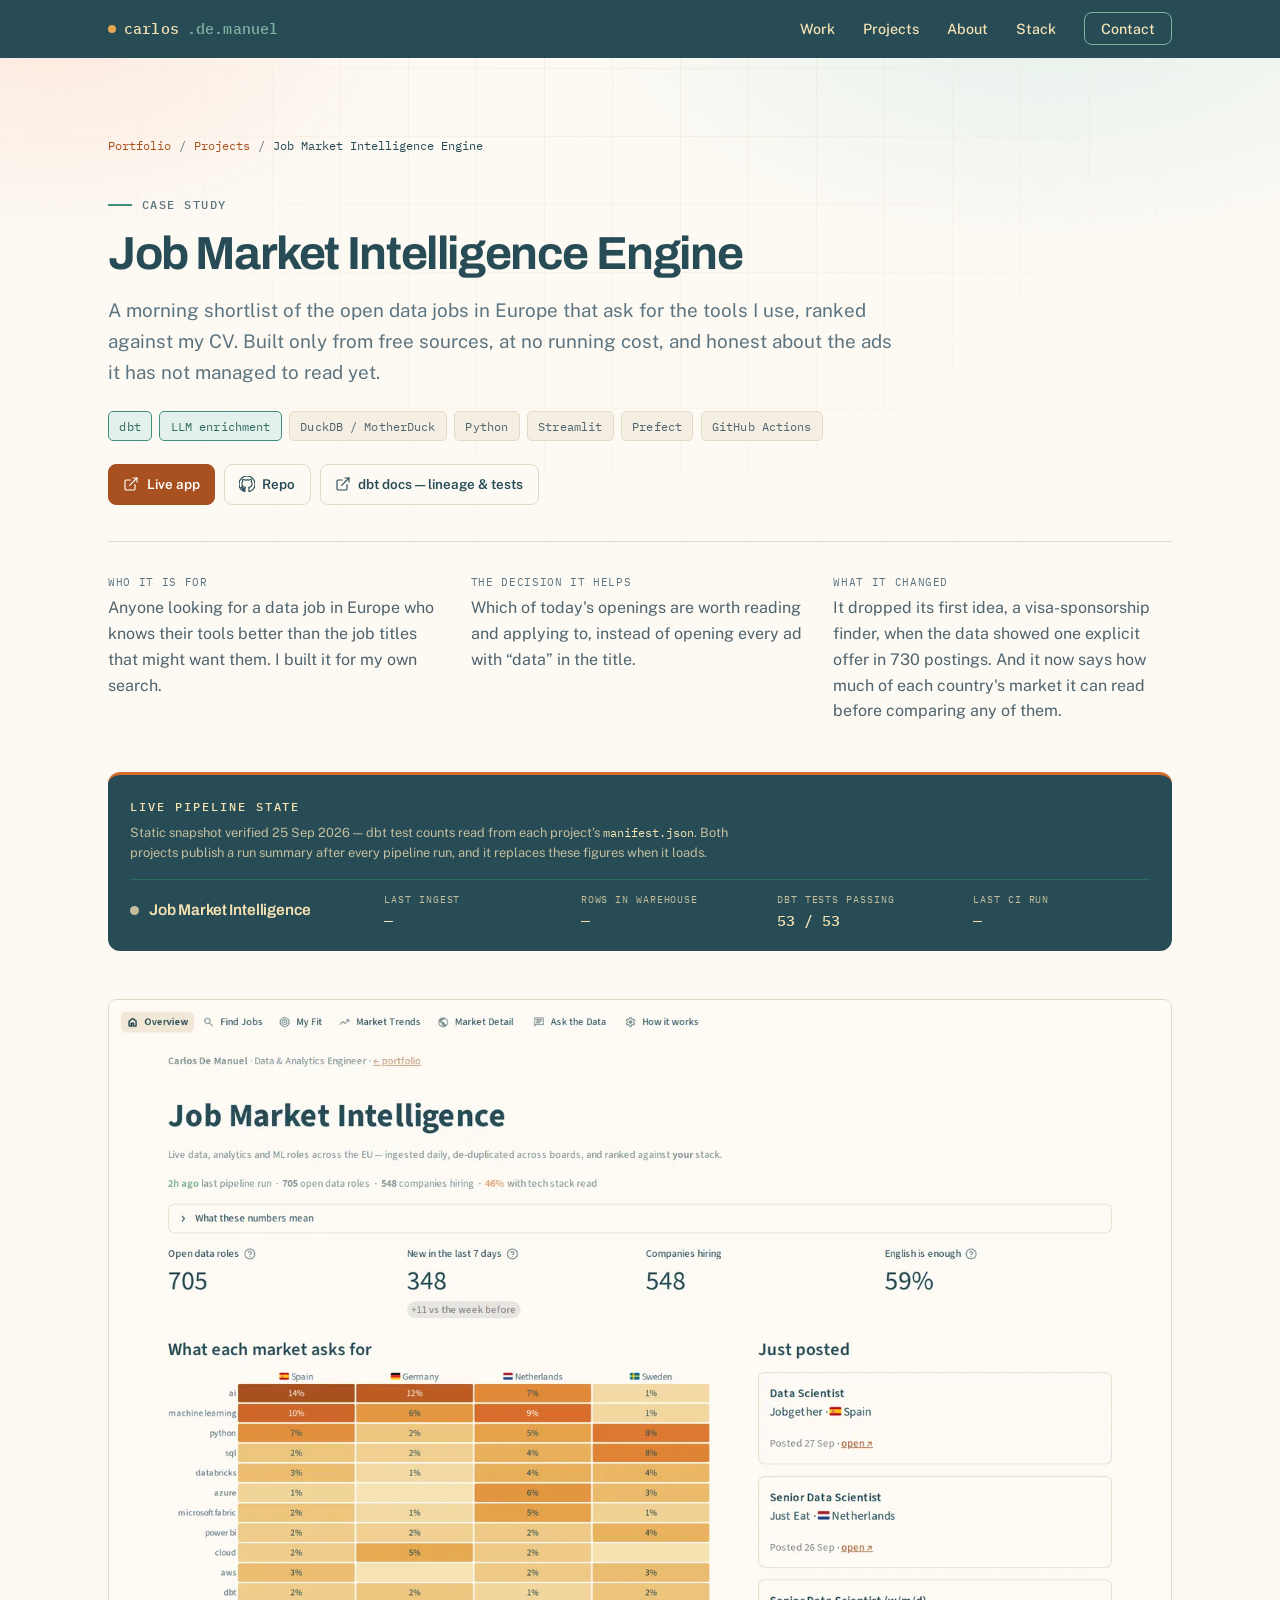
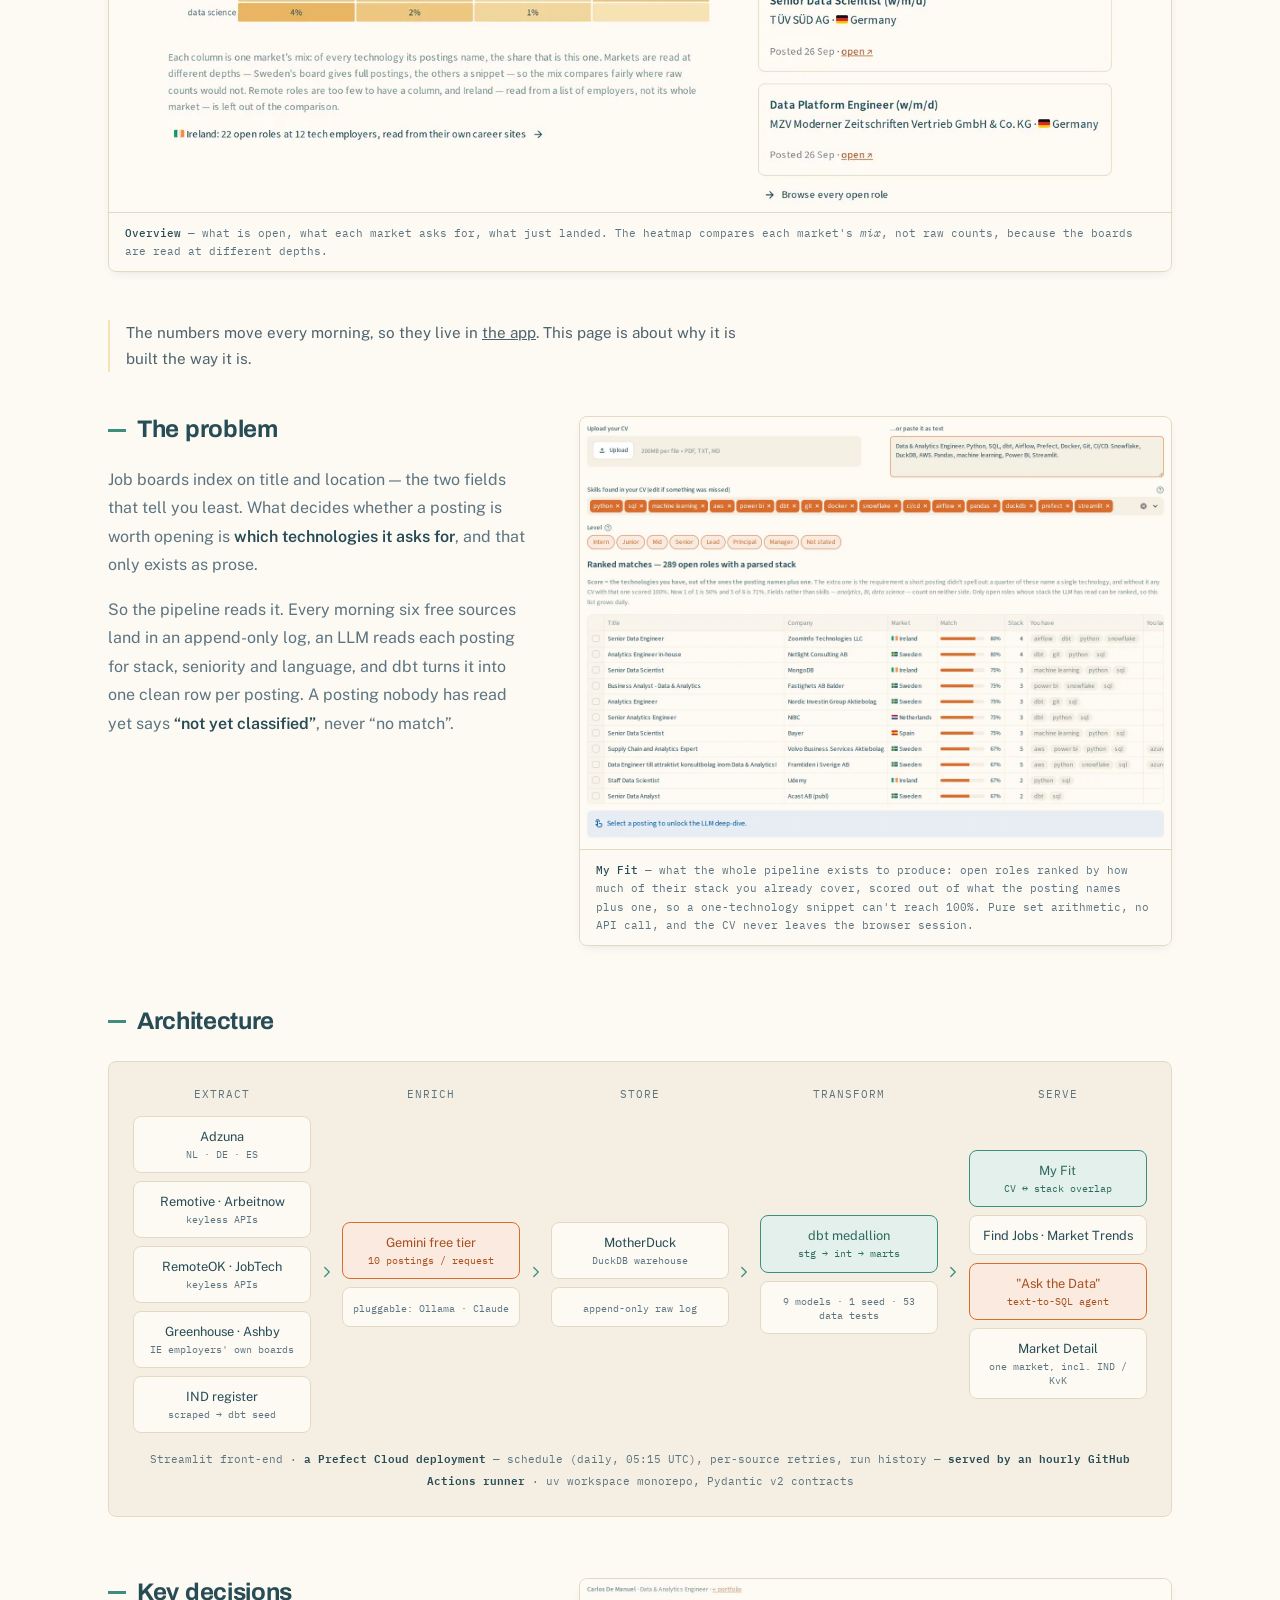
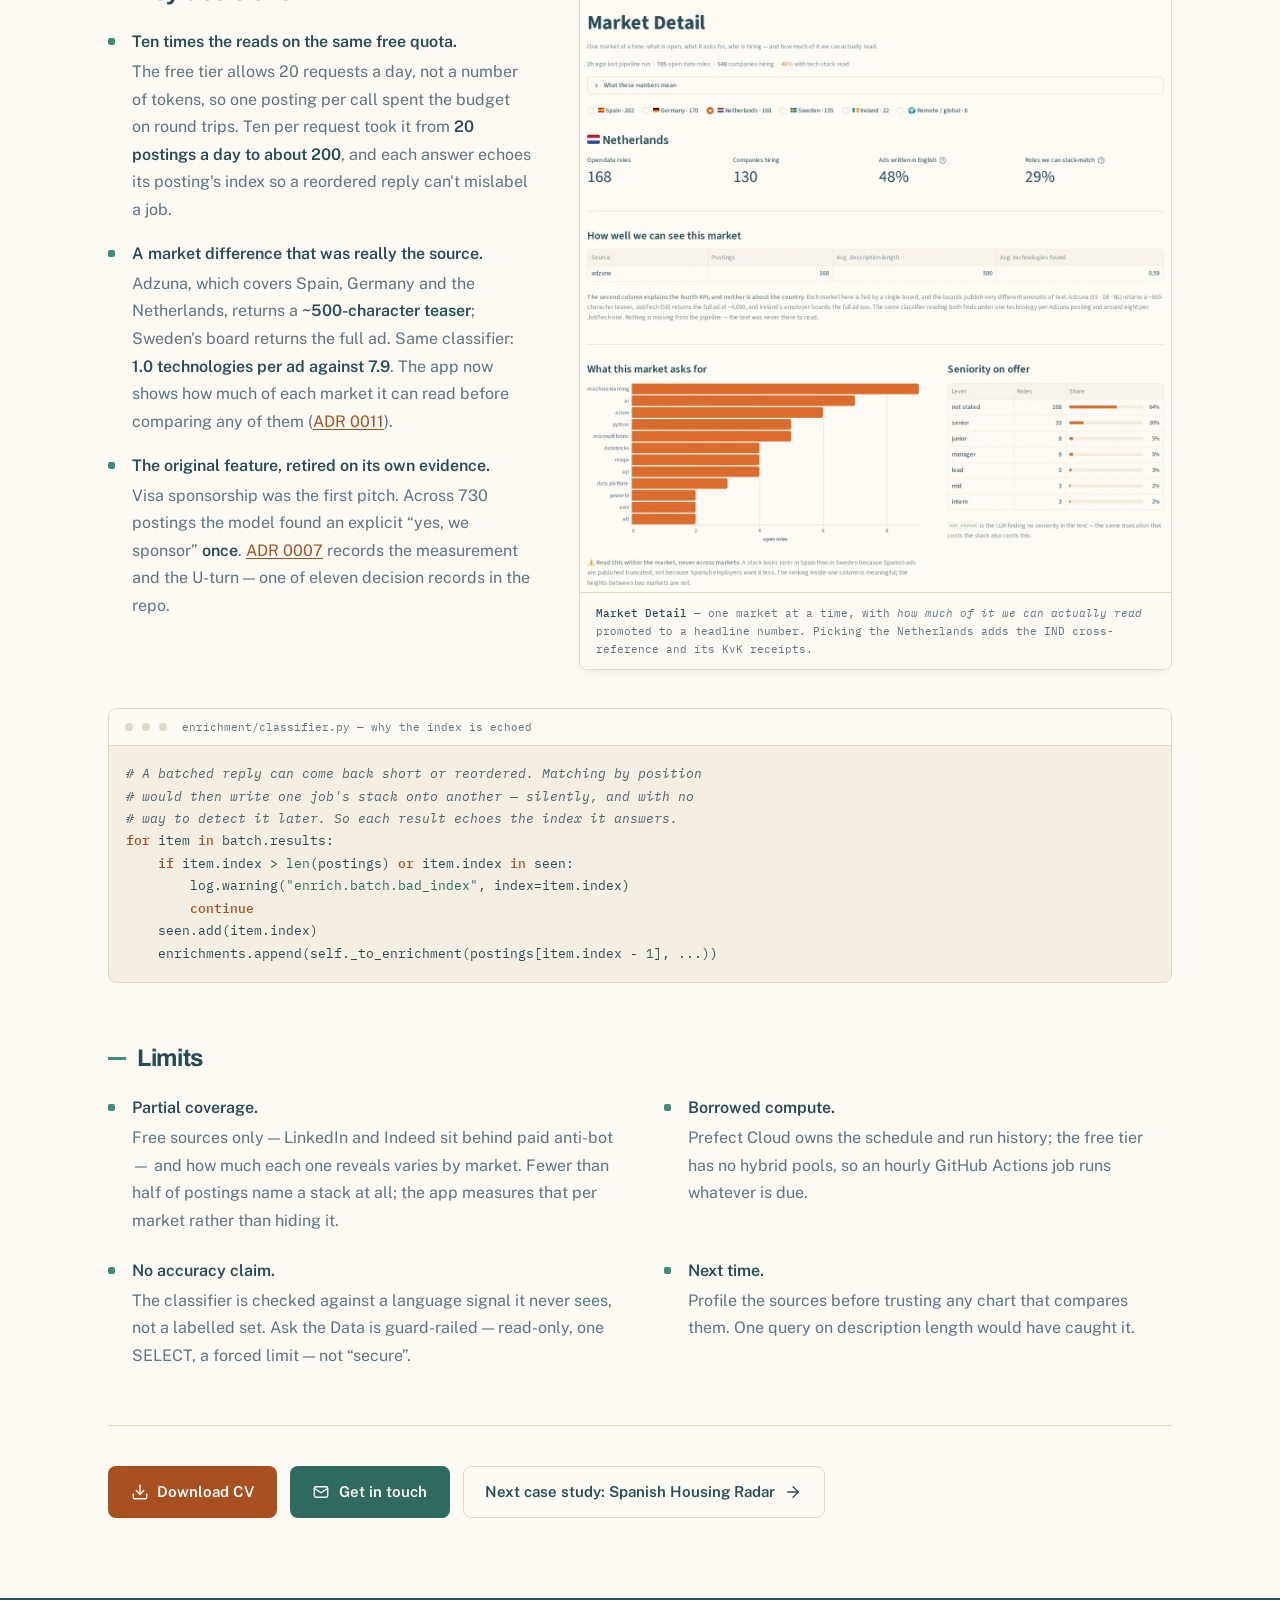
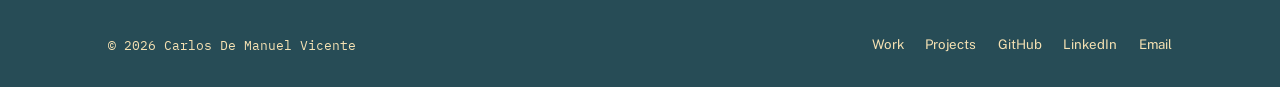
<file: projects/job-market-intelligence/index.html>
<!DOCTYPE html>
<html lang="en" class="no-js">
<head>
    <meta charset="UTF-8">
    <meta name="viewport" content="width=device-width, initial-scale=1.0">
    <title>Job Market Intelligence Engine — which EU data roles ask for my stack · Carlos De Manuel</title>
    <meta name="description" content="Case study: a 0€ EU data-jobs platform. Six free job sources, an LLM reading each posting for its stack, a dbt medallion on MotherDuck, and a Streamlit app that ranks live roles against a CV — and never reports a posting it hasn't read as a miss.">
    <meta name="author" content="Carlos De Manuel Vicente">
    <link rel="canonical" href="https://carlosdmv7.github.io/personal-portfolio/projects/job-market-intelligence/">

    <!-- Open Graph / social preview -->
    <meta property="og:type" content="article">
    <meta property="og:title" content="Which EU data roles ask for my stack? — Job Market Intelligence Engine">
    <meta property="og:description" content="Six free job sources, an LLM reading each posting, a dbt medallion on MotherDuck and a Streamlit app that ranks live roles against a CV. Rebuilds itself daily at 0€.">
    <meta property="og:url" content="https://carlosdmv7.github.io/personal-portfolio/projects/job-market-intelligence/">
    <meta property="og:image" content="https://carlosdmv7.github.io/personal-portfolio/images/og-job-market-intelligence.png">
    <meta property="og:image:width" content="1200">
    <meta property="og:image:height" content="630">
    <meta property="og:image:alt" content="Case study card: “Which EU data roles ask for my stack?” — 5 countries, 9 dbt models, 53 data tests, €0 per month.">
    <meta name="twitter:card" content="summary_large_image">
    <meta name="twitter:title" content="Which EU data roles ask for my stack? — Job Market Intelligence Engine">
    <meta name="twitter:description" content="A 0€ EU data-jobs pipeline that ranks live postings against your stack — and never presents a posting it hasn't read as a negative result.">
    <meta name="twitter:image" content="https://carlosdmv7.github.io/personal-portfolio/images/og-job-market-intelligence.png">

    <link rel="icon" type="image/svg+xml" href="../../images/favicon.svg">
    <link rel="icon" type="image/png" sizes="32x32" href="../../images/favicon-32.png">
    <link rel="icon" type="image/png" sizes="192x192" href="../../images/favicon-192.png">
    <link rel="apple-touch-icon" href="../../images/apple-touch-icon.png">
    <meta name="theme-color" content="#274C56">
    <link rel="stylesheet" href="../../styles.css">
    <link rel="preconnect" href="https://fonts.googleapis.com">
    <link rel="preconnect" href="https://fonts.gstatic.com" crossorigin>
    <link href="https://fonts.googleapis.com/css2?family=Archivo:wght@400..700&family=Public+Sans:wght@400;500;600&family=IBM+Plex+Mono:wght@400;500&display=swap" rel="stylesheet">
</head>
<body>
    <a class="skip-link" href="#main">Skip to content</a>
    <div class="bg-grid" aria-hidden="true"></div>

    <nav class="navbar">
        <div class="container">
            <a href="../../" class="logo">
                <span class="logo-dot"></span>carlos<span class="muted">.de.manuel</span>
            </a>
            <ul class="nav-links">
                <li><a href="../../#work">Work</a></li>
                <li><a href="../../#projects">Projects</a></li>
                <li><a href="../../#about">About</a></li>
                <li><a href="../../#stack">Stack</a></li>
                <li><a href="../../#contact" class="nav-cta">Contact</a></li>
            </ul>
        </div>
    </nav>

    <main id="main">
        <article class="case-page">
            <div class="container">
                <nav class="breadcrumb" aria-label="Breadcrumb">
                    <a href="../../">Portfolio</a>
                    <span aria-hidden="true">/</span>
                    <a href="../../#projects">Projects</a>
                    <span aria-hidden="true">/</span>
                    <span aria-current="page">Job Market Intelligence Engine</span>
                </nav>

                <header class="case-hero">
                    <span class="eyebrow">Case study</span>
                    <h1>Job Market Intelligence Engine</h1>
                    <p class="case-lede">A morning shortlist of the open data jobs in Europe that ask for the tools I use, ranked against my CV. Built only from free sources, at no running cost, and honest about the ads it has not managed to read yet.</p>
                    <div class="tags">
                        <span class="tag accent">dbt</span>
                        <span class="tag accent">LLM enrichment</span>
                        <span class="tag">DuckDB / MotherDuck</span>
                        <span class="tag">Python</span>
                        <span class="tag">Streamlit</span>
                        <span class="tag">Prefect</span>
                        <span class="tag">GitHub Actions</span>
                    </div>
                    <div class="project-links">
                        <a class="plink solid" href="https://job-market-intelligence-carlosdmv7.streamlit.app/" target="_blank" rel="noopener">
                            <svg aria-hidden="true" focusable="false" class="icon" viewBox="0 0 24 24"><path d="M18 13v6a2 2 0 0 1-2 2H5a2 2 0 0 1-2-2V8a2 2 0 0 1 2-2h6"/><polyline points="15 3 21 3 21 9"/><line x1="10" y1="14" x2="21" y2="3"/></svg>
                            Live app
                            <span class="visually-hidden">(opens in a new tab)</span>
                        </a>
                        <a class="plink" href="https://github.com/carlosdmv7/job-market-intelligence" target="_blank" rel="noopener">
                            <svg aria-hidden="true" focusable="false" class="icon" viewBox="0 0 24 24" fill="currentColor" stroke="none"><path d="M12 0C5.37 0 0 5.37 0 12c0 5.3 3.44 9.8 8.21 11.39.6.11.79-.26.79-.58v-2.23c-3.34.73-4.03-1.42-4.03-1.42-.55-1.39-1.33-1.76-1.33-1.76-1.09-.74.08-.73.08-.73 1.2.09 1.84 1.24 1.84 1.24 1.07 1.83 2.81 1.3 3.49 1 .11-.78.42-1.31.76-1.61-2.67-.3-5.47-1.33-5.47-5.93 0-1.31.47-2.38 1.24-3.22-.13-.3-.54-1.52.11-3.18 0 0 1.01-.32 3.3 1.23a11.5 11.5 0 0 1 6.01 0c2.29-1.55 3.3-1.23 3.3-1.23.65 1.66.24 2.88.12 3.18.77.84 1.23 1.91 1.23 3.22 0 4.61-2.8 5.63-5.48 5.92.43.37.81 1.1.81 2.22v3.29c0 .32.19.69.8.58C20.57 21.8 24 17.3 24 12c0-6.63-5.37-12-12-12z"/></svg>
                            Repo
                            <span class="visually-hidden">(opens in a new tab)</span>
                        </a>
                        <a class="plink" href="https://carlosdmv7.github.io/job-market-intelligence/" target="_blank" rel="noopener">
                            <svg aria-hidden="true" focusable="false" class="icon" viewBox="0 0 24 24"><path d="M18 13v6a2 2 0 0 1-2 2H5a2 2 0 0 1-2-2V8a2 2 0 0 1 2-2h6"/><polyline points="15 3 21 3 21 9"/><line x1="10" y1="14" x2="21" y2="3"/></svg>
                            dbt docs — lineage &amp; tests
                            <span class="visually-hidden">(opens in a new tab)</span>
                        </a>
                    </div>
                </header>

                <dl class="project-story case-brief">
                    <div><dt>Who it is for</dt><dd>Anyone looking for a data job in Europe who knows their tools better than the job titles that might want them. I built it for my own search.</dd></div>
                    <div><dt>The decision it helps</dt><dd>Which of today's openings are worth reading and applying to, instead of opening every ad with “data” in the title.</dd></div>
                    <div><dt>What it changed</dt><dd>It dropped its first idea, a visa-sponsorship finder, when the data showed one explicit offer in 730 postings. And it now says how much of each country's market it can read before comparing any of them.</dd></div>
                </dl>

                <!-- Freshness strip: live pipeline state, static fallback, never a
                     spinner. Contract: ../../docs/freshness-contract.md -->
                <section class="freshness freshness-inline" aria-labelledby="freshness-title">
                    <div class="freshness-head">
                        <h2 id="freshness-title">Live pipeline state</h2>
                        <p data-freshness-source>Static snapshot verified 25 Sep 2026 — dbt test counts read from each project’s <code>manifest.json</code>. Both projects publish a run summary after every pipeline run, and it replaces these figures when it loads.</p>
                    </div>
                    <div class="freshness-rows">
                    <div class="fresh-row" data-state="unknown"
                         data-freshness-project="job-market-intelligence"
                         data-freshness-url="https://carlosdmv7.github.io/job-market-intelligence/status.json">
                        <a class="fresh-name" href="../../projects/job-market-intelligence/">
                            <span class="fresh-dot" aria-hidden="true"></span>Job Market Intelligence
                        </a>
                        <dl class="fresh-cells">
                            <div class="fresh-cell">
                                <dt>last ingest</dt>
                                <dd data-fresh="last_ingest">—</dd>
                            </div>
                            <div class="fresh-cell">
                                <dt>rows in warehouse</dt>
                                <dd data-fresh="rows">—</dd>
                            </div>
                            <div class="fresh-cell">
                                <dt>dbt tests passing</dt>
                                <dd data-fresh="dbt_tests">53 / 53</dd>
                            </div>
                            <div class="fresh-cell">
                                <dt>last CI run</dt>
                                <dd data-fresh="last_ci">—</dd>
                            </div>
                        </dl>
                    </div>
                    </div>
                </section>

                <figure class="shot shot-lead">
                    <img src="../../images/jmi/home.webp" alt="The app's Overview page: headline counts of open roles and new arrivals, a heatmap of the stack mix each market asks for, a link to the Irish employer sample, and the newest postings as cards." width="1440" height="1100" fetchpriority="high" decoding="async">
                    <figcaption><strong>Overview</strong> — what is open, what each market asks for, what just landed. The heatmap compares each market's <em>mix</em>, not raw counts, because the boards are read at different depths.</figcaption>
                </figure>

                <div class="case-body">
                    <p class="case-note">The numbers move every morning, so they live in <a href="https://job-market-intelligence-carlosdmv7.streamlit.app/" target="_blank" rel="noopener">the app<span class="visually-hidden"> (opens in a new tab)</span></a>. This page is about why it is built the way it is.</p>

                    <div class="case-block case-split">
                        <div class="case-text">
                            <h2 class="block-label">The problem</h2>
                            <p>Job boards index on title and location — the two fields that tell you least. What decides whether a posting is worth opening is <strong>which technologies it asks for</strong>, and that only exists as prose.</p>
                            <p>So the pipeline reads it. Every morning six free sources land in an append-only log, an LLM reads each posting for stack, seniority and language, and dbt turns it into one clean row per posting. A posting nobody has read yet says <strong>“not yet classified”</strong>, never “no match”.</p>
                        </div>
                        <figure class="shot">
                            <a class="shot-zoom" href="../../images/jmi/my-fit.webp"><img src="../../images/jmi/my-fit.webp" alt="The My Fit page: a pasted CV, the skills detected in it shown as removable chips, a level filter, then open roles ranked by how much of each one's stack the CV covers, with the matched technologies listed per row." width="1312" height="960" loading="lazy" decoding="async"></a>
                            <figcaption><strong>My Fit</strong> — what the whole pipeline exists to produce: open roles ranked by how much of their stack you already cover, scored out of what the posting names plus one, so a one-technology snippet can't reach 100%. Pure set arithmetic, no API call, and the CV never leaves the browser session.</figcaption>
                        </figure>
                    </div>

                    <div class="case-block">
                        <h2 class="block-label">Architecture</h2>
                        <div class="arch">
                            <div class="arch-flow">
                                <div class="arch-stage">
                                    <span class="arch-stage-label">Extract</span>
                                    <div class="arch-nodes">
                                        <div class="arch-node">Adzuna <small>NL · DE · ES</small></div>
                                        <div class="arch-node">Remotive · Arbeitnow <small>keyless APIs</small></div>
                                        <div class="arch-node">RemoteOK · JobTech <small>keyless APIs</small></div>
                                        <div class="arch-node">Greenhouse · Ashby <small>IE employers' own boards</small></div>
                                        <div class="arch-node">IND register <small>scraped → dbt seed</small></div>
                                    </div>
                                </div>
                                <div class="arch-arrow"><svg aria-hidden="true" focusable="false" class="icon" viewBox="0 0 24 24"><polyline points="9 18 15 12 9 6"/></svg></div>
                                <div class="arch-stage">
                                    <span class="arch-stage-label">Enrich</span>
                                    <div class="arch-nodes">
                                        <div class="arch-node ai">Gemini free tier <small>10 postings / request</small></div>
                                        <div class="arch-node"><small>pluggable: Ollama · Claude</small></div>
                                    </div>
                                </div>
                                <div class="arch-arrow"><svg aria-hidden="true" focusable="false" class="icon" viewBox="0 0 24 24"><polyline points="9 18 15 12 9 6"/></svg></div>
                                <div class="arch-stage">
                                    <span class="arch-stage-label">Store</span>
                                    <div class="arch-nodes">
                                        <div class="arch-node">MotherDuck <small>DuckDB warehouse</small></div>
                                        <div class="arch-node"><small>append-only raw log</small></div>
                                    </div>
                                </div>
                                <div class="arch-arrow"><svg aria-hidden="true" focusable="false" class="icon" viewBox="0 0 24 24"><polyline points="9 18 15 12 9 6"/></svg></div>
                                <div class="arch-stage">
                                    <span class="arch-stage-label">Transform</span>
                                    <div class="arch-nodes">
                                        <div class="arch-node key">dbt medallion <small>stg → int → marts</small></div>
                                        <div class="arch-node"><small>9 models · 1 seed · 53 data tests</small></div>
                                    </div>
                                </div>
                                <div class="arch-arrow"><svg aria-hidden="true" focusable="false" class="icon" viewBox="0 0 24 24"><polyline points="9 18 15 12 9 6"/></svg></div>
                                <div class="arch-stage">
                                    <span class="arch-stage-label">Serve</span>
                                    <div class="arch-nodes">
                                        <div class="arch-node key">My Fit <small>CV ↔ stack overlap</small></div>
                                        <div class="arch-node">Find Jobs · Market Trends</div>
                                        <div class="arch-node ai">"Ask the Data" <small>text-to-SQL agent</small></div>
                                        <div class="arch-node">Market Detail <small>one market, incl. IND / KvK</small></div>
                                    </div>
                                </div>
                            </div>
                            <p class="arch-note">Streamlit front-end · <strong>a Prefect Cloud deployment</strong> — schedule (daily, 05:15 UTC), per-source retries, run history — <strong>served by an hourly GitHub Actions runner</strong> · uv workspace monorepo, Pydantic v2 contracts</p>
                        </div>
                    </div>

                    <div class="case-block case-split">
                        <div class="case-text">
                            <h2 class="block-label">Key decisions</h2>
                            <ul class="decision-list">
                                <li><strong>Ten times the reads on the same free quota.</strong> The free tier allows 20 requests a day, not a number of tokens, so one posting per call spent the budget on round trips. Ten per request took it from <strong>20 postings a day to about 200</strong>, and each answer echoes its posting's index so a reordered reply can't mislabel a job.</li>
                                <li><strong>A market difference that was really the source.</strong> Adzuna, which covers Spain, Germany and the Netherlands, returns a <strong>~500-character teaser</strong>; Sweden's board returns the full ad. Same classifier: <strong>1.0 technologies per ad against 7.9</strong>. The app now shows how much of each market it can read before comparing any of them (<a href="https://github.com/carlosdmv7/job-market-intelligence/blob/main/docs/adr/0011-market-detail-absorbs-the-visa-page.md" target="_blank" rel="noopener">ADR 0011</a>).</li>
                                <li><strong>The original feature, retired on its own evidence.</strong> Visa sponsorship was the first pitch. Across 730 postings the model found an explicit “yes, we sponsor” <strong>once</strong>. <a href="https://github.com/carlosdmv7/job-market-intelligence/blob/main/docs/adr/0007-fit-first-and-batched-enrichment.md" target="_blank" rel="noopener">ADR 0007</a> records the measurement and the U-turn — one of eleven decision records in the repo.</li>
                            </ul>
                        </div>
                        <figure class="shot">
                            <a class="shot-zoom" href="../../images/jmi/market-detail.webp"><img src="../../images/jmi/market-detail.webp" alt="The Market Detail page on the Netherlands: four KPI tiles for open roles, companies, share of ads in English and share of roles with a parsed stack, above a table breaking down each source's description length and the technologies found per ad, then the stacks and seniority levels the market asks for." width="1312" height="1360" loading="lazy" decoding="async"></a>
                            <figcaption><strong>Market Detail</strong> — one market at a time, with <em>how much of it we can actually read</em> promoted to a headline number. Picking the Netherlands adds the IND cross-reference and its KvK receipts.</figcaption>
                        </figure>
                        <div class="code case-wide">
                            <div class="code-head"><span class="dot"></span><span class="dot"></span><span class="dot"></span>&nbsp;enrichment/classifier.py — why the index is echoed</div>
                            <pre><code><span class="c"># A batched reply can come back short or reordered. Matching by position</span>
<span class="c"># would then write one job's stack onto another — silently, and with no</span>
<span class="c"># way to detect it later. So each result echoes the index it answers.</span>
<span class="k">for</span> item <span class="k">in</span> batch.results:
    <span class="k">if</span> item.index &gt; <span class="f">len</span>(postings) <span class="k">or</span> item.index <span class="k">in</span> seen:
        log.warning(<span class="f">"enrich.batch.bad_index"</span>, index=item.index)
        <span class="k">continue</span>
    seen.add(item.index)
    enrichments.append(self._to_enrichment(postings[item.index - <span class="f">1</span>], ...))</code></pre>
                        </div>
                    </div>

                    <div class="case-block">
                        <h2 class="block-label">Limits</h2>
                        <ul class="decision-list cols-2">
                            <li><strong>Partial coverage.</strong> Free sources only — LinkedIn and Indeed sit behind paid anti-bot — and how much each one reveals varies by market. Fewer than half of postings name a stack at all; the app measures that per market rather than hiding it.</li>
                            <li><strong>Borrowed compute.</strong> Prefect Cloud owns the schedule and run history; the free tier has no hybrid pools, so an hourly GitHub Actions job runs whatever is due.</li>
                            <li><strong>No accuracy claim.</strong> The classifier is checked against a language signal it never sees, not a labelled set. Ask the Data is guard-railed — read-only, one SELECT, a forced limit — not “secure”.</li>
                            <li><strong>Next time.</strong> Profile the sources before trusting any chart that compares them. One query on description length would have caught it.</li>
                        </ul>
                    </div>
                </div>

                <div class="case-foot">
                    <a class="btn btn-primary" href="../../cv/carlos-de-manuel-cv.pdf" download>
                        <svg aria-hidden="true" focusable="false" class="icon" viewBox="0 0 24 24"><path d="M21 15v4a2 2 0 0 1-2 2H5a2 2 0 0 1-2-2v-4"/><polyline points="7 10 12 15 17 10"/><line x1="12" y1="15" x2="12" y2="3"/></svg>
                        Download CV
                        <span class="visually-hidden">(PDF)</span>
                    </a>
                    <a class="btn btn-secondary" href="mailto:carlosdmv7@gmail.com">
                        <svg aria-hidden="true" focusable="false" class="icon" viewBox="0 0 24 24"><rect x="3" y="5" width="18" height="14" rx="2"/><polyline points="3 7 12 13 21 7"/></svg>
                        Get in touch
                    </a>
                    <a class="btn btn-ghost" href="../spanish-housing-radar/">
                        Next case study: Spanish Housing Radar
                        <svg aria-hidden="true" focusable="false" class="icon" viewBox="0 0 24 24"><line x1="5" y1="12" x2="19" y2="12"/><polyline points="12 5 19 12 12 19"/></svg>
                    </a>
                </div>
            </div>
        </article>
    </main>

    <footer class="footer">
        <div class="container">
            <p>© 2026 Carlos De Manuel Vicente</p>
            <div class="footer-links">
                <a href="../../#work">Work</a>
                <a href="../../#projects">Projects</a>
                <a href="https://github.com/carlosdmv7" target="_blank" rel="noopener">GitHub</a>
                <a href="https://www.linkedin.com/in/carlos-de-manuel/" target="_blank" rel="noopener">LinkedIn</a>
                <a href="mailto:carlosdmv7@gmail.com">Email</a>
            </div>
        </div>
    </footer>

    <script src="../../site.js" defer></script>
    <script src="../../freshness.js" defer></script>
</body>
</html>
</file>
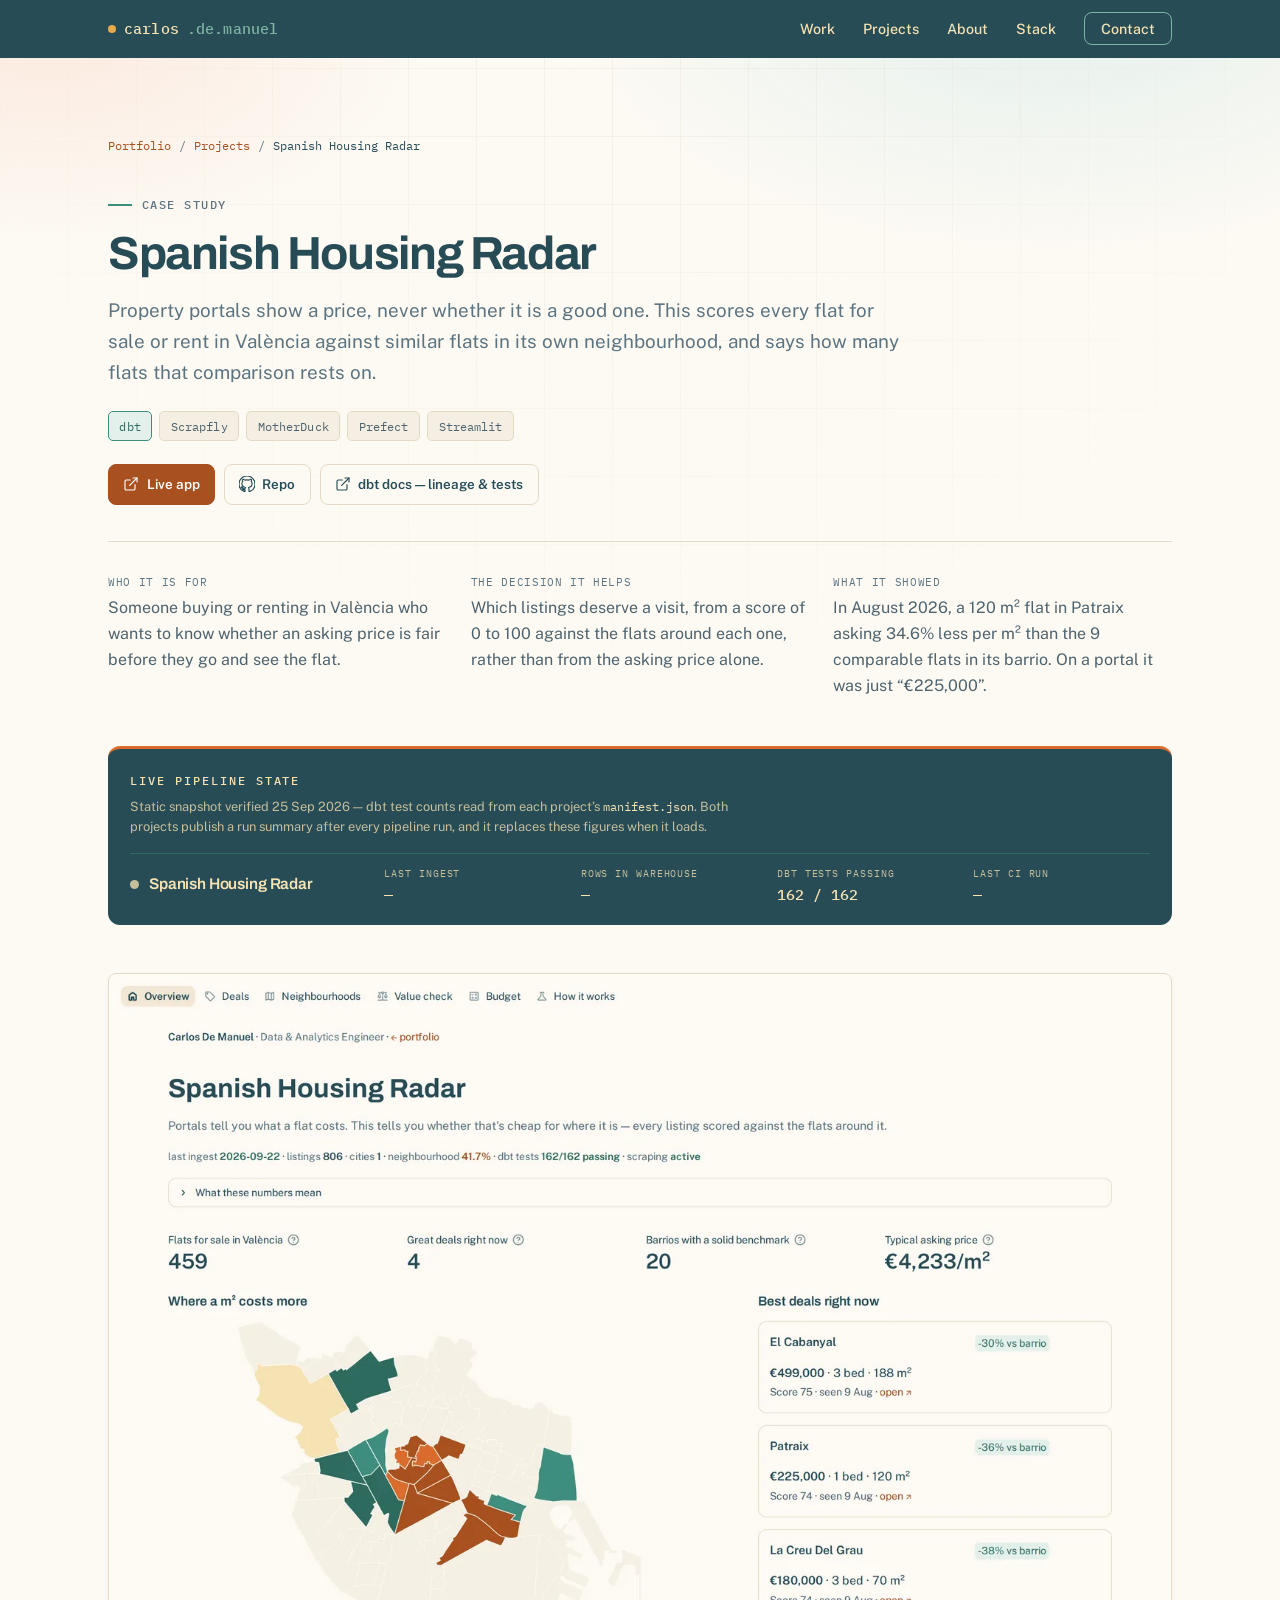
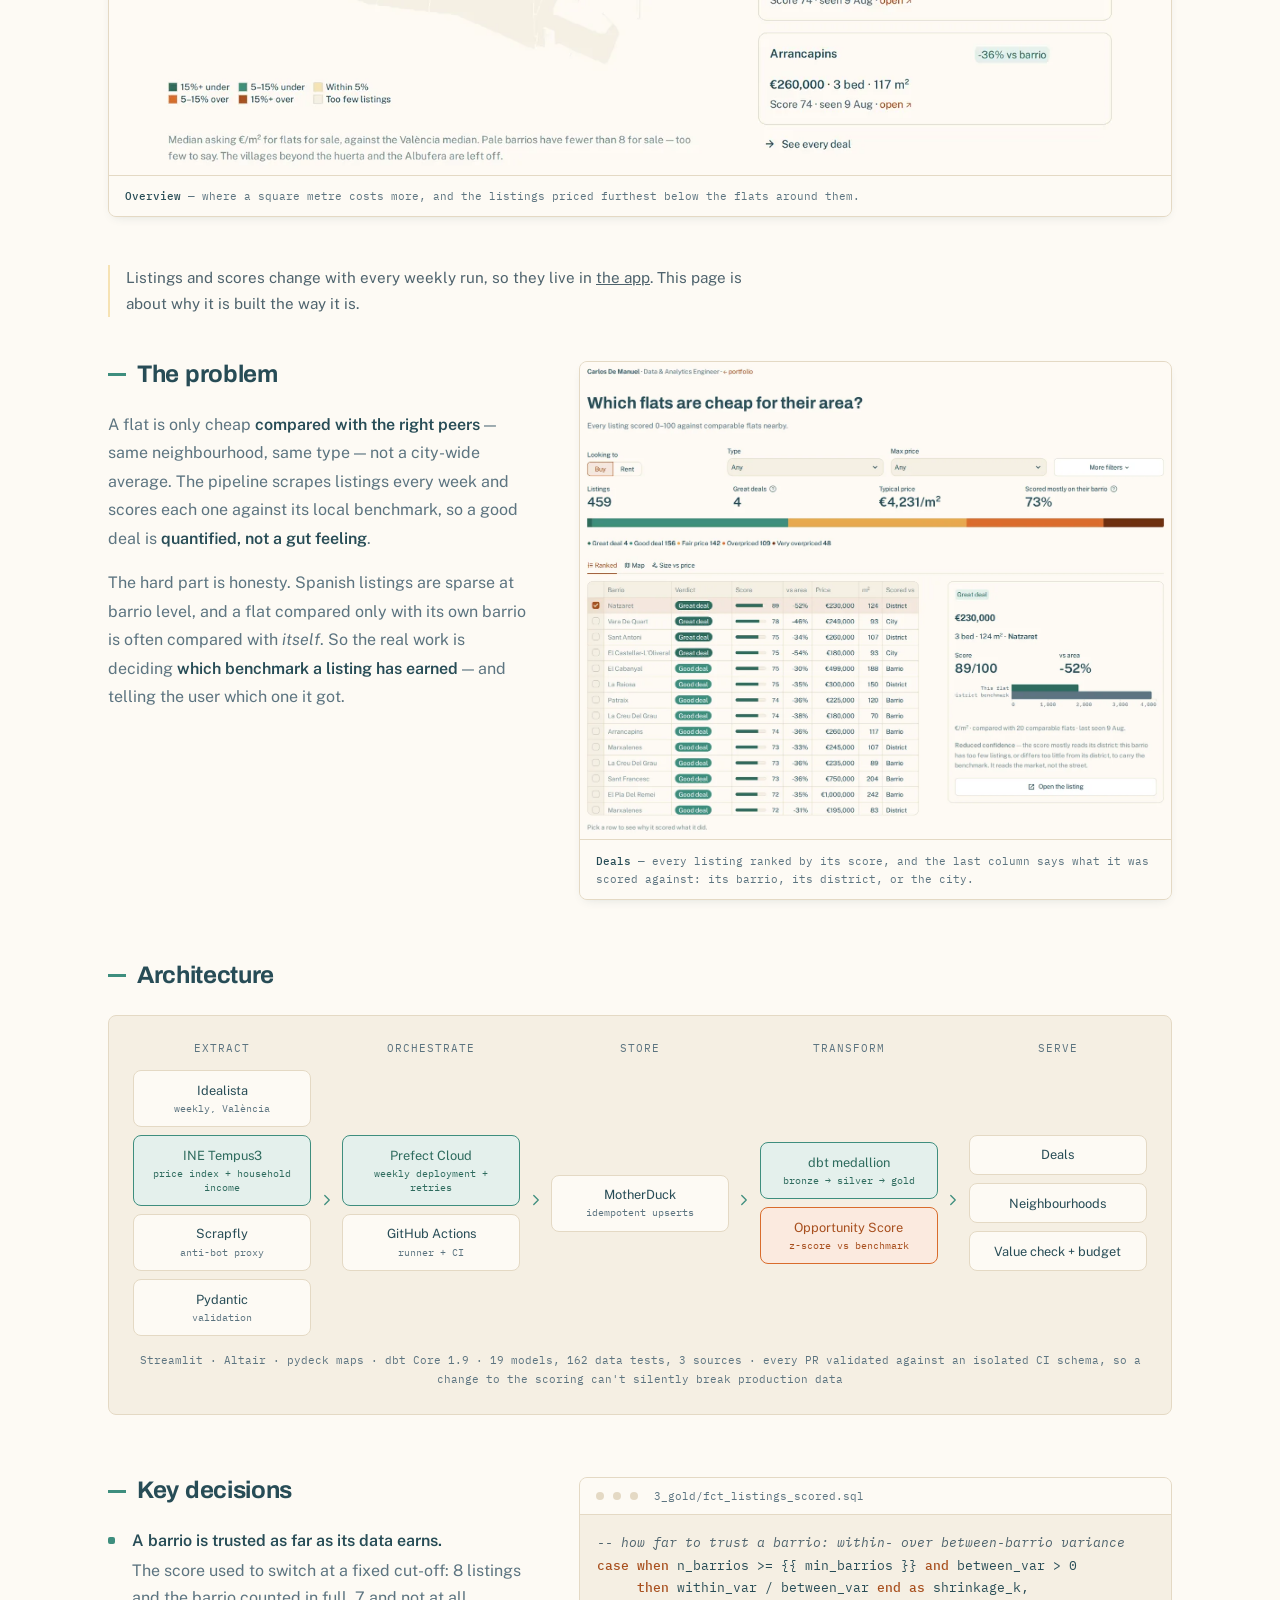
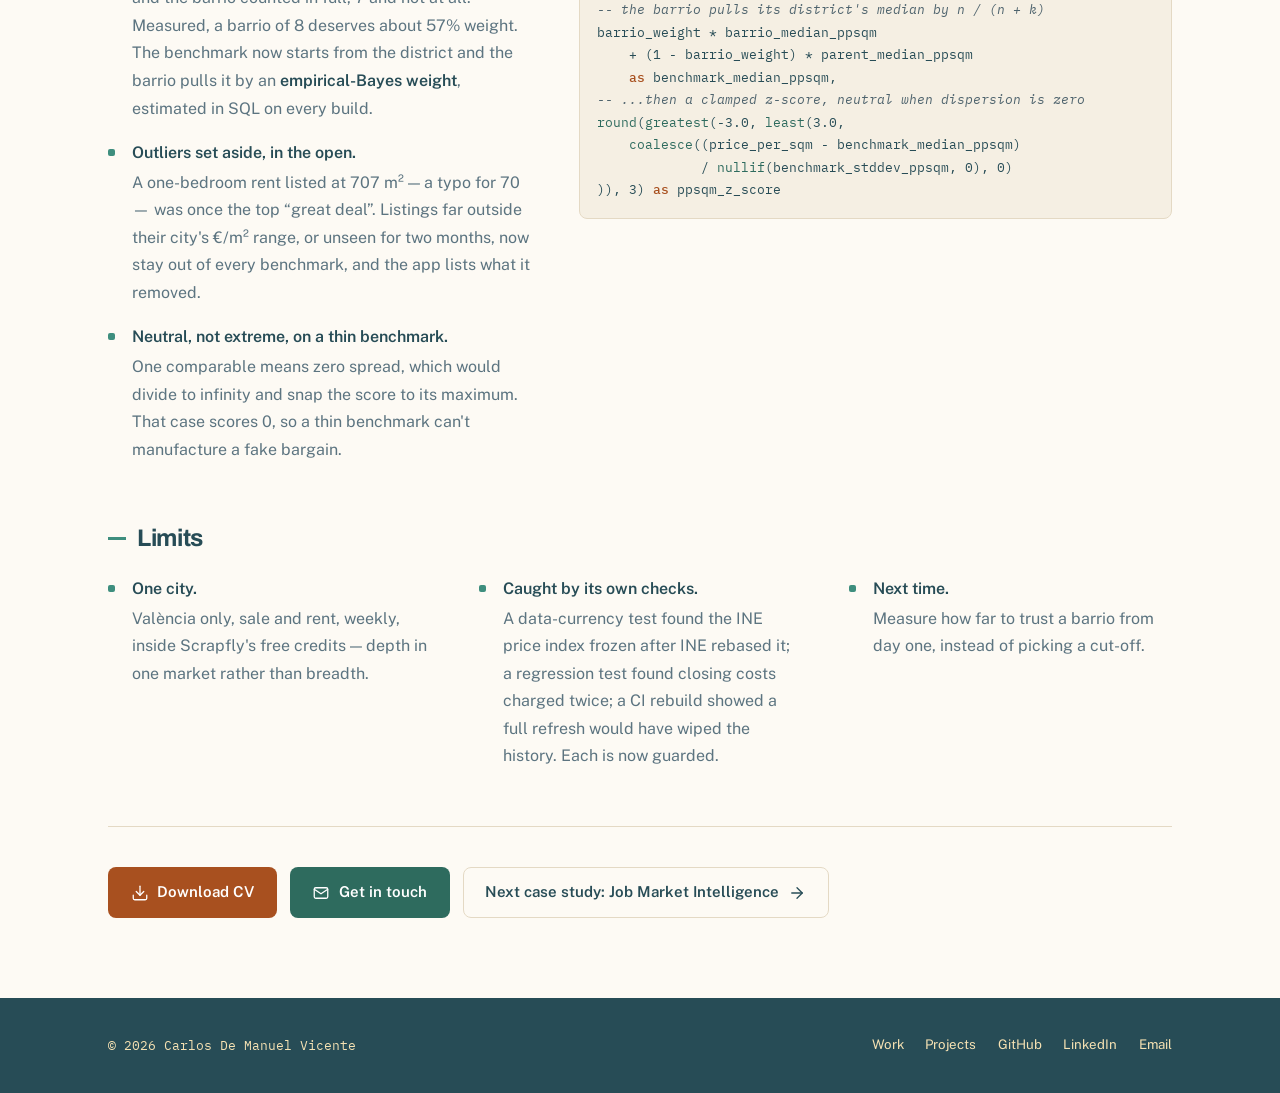
<file: projects/spanish-housing-radar/index.html>
<!DOCTYPE html>
<html lang="en" class="no-js">
<head>
    <meta charset="UTF-8">
    <meta name="viewport" content="width=device-width, initial-scale=1.0">
    <title>Spanish Housing Radar — an Opportunity Score with a hierarchical benchmark · Carlos De Manuel</title>
    <meta name="description" content="Case study: an analytics pipeline that scores Spanish property listings against a local €/m² benchmark that trusts each barrio only as far as its data earns — an empirical-Bayes blend of barrio and district. dbt medallion on MotherDuck, Prefect, Streamlit, with published dbt docs.">
    <meta name="author" content="Carlos De Manuel Vicente">
    <link rel="canonical" href="https://carlosdmv7.github.io/personal-portfolio/projects/spanish-housing-radar/">

    <!-- Open Graph / social preview -->
    <meta property="og:type" content="article">
    <meta property="og:title" content="Under-priced, quantified — Spanish Housing Radar">
    <meta property="og:description" content="An Opportunity Score built from the z-score of €/m² against a local benchmark that trusts each barrio only as far as its data earns.">
    <meta property="og:url" content="https://carlosdmv7.github.io/personal-portfolio/projects/spanish-housing-radar/">
    <meta property="og:image" content="https://carlosdmv7.github.io/personal-portfolio/images/og-spanish-housing-radar.png">
    <meta property="og:image:width" content="1200">
    <meta property="og:image:height" content="630">
    <meta property="og:image:alt" content="Case study card: “Under-priced, quantified.” — 19 dbt models, 162 data tests, 3 sources, 6 app pages.">
    <meta name="twitter:card" content="summary_large_image">
    <meta name="twitter:title" content="Under-priced, quantified — Spanish Housing Radar">
    <meta name="twitter:description" content="A benchmark that blends barrio and district by an empirical-Bayes weight estimated on every build, and sets implausible listings aside in the open.">
    <meta name="twitter:image" content="https://carlosdmv7.github.io/personal-portfolio/images/og-spanish-housing-radar.png">

    <link rel="icon" type="image/svg+xml" href="../../images/favicon.svg">
    <link rel="icon" type="image/png" sizes="32x32" href="../../images/favicon-32.png">
    <link rel="icon" type="image/png" sizes="192x192" href="../../images/favicon-192.png">
    <link rel="apple-touch-icon" href="../../images/apple-touch-icon.png">
    <meta name="theme-color" content="#274C56">
    <link rel="stylesheet" href="../../styles.css">
    <link rel="preconnect" href="https://fonts.googleapis.com">
    <link rel="preconnect" href="https://fonts.gstatic.com" crossorigin>
    <link href="https://fonts.googleapis.com/css2?family=Archivo:wght@400..700&family=Public+Sans:wght@400;500;600&family=IBM+Plex+Mono:wght@400;500&display=swap" rel="stylesheet">
</head>
<body>
    <a class="skip-link" href="#main">Skip to content</a>
    <div class="bg-grid" aria-hidden="true"></div>

    <nav class="navbar">
        <div class="container">
            <a href="../../" class="logo">
                <span class="logo-dot"></span>carlos<span class="muted">.de.manuel</span>
            </a>
            <ul class="nav-links">
                <li><a href="../../#work">Work</a></li>
                <li><a href="../../#projects">Projects</a></li>
                <li><a href="../../#about">About</a></li>
                <li><a href="../../#stack">Stack</a></li>
                <li><a href="../../#contact" class="nav-cta">Contact</a></li>
            </ul>
        </div>
    </nav>

    <main id="main">
        <article class="case-page">
            <div class="container">
                <nav class="breadcrumb" aria-label="Breadcrumb">
                    <a href="../../">Portfolio</a>
                    <span aria-hidden="true">/</span>
                    <a href="../../#projects">Projects</a>
                    <span aria-hidden="true">/</span>
                    <span aria-current="page">Spanish Housing Radar</span>
                </nav>

                <header class="case-hero">
                    <span class="eyebrow">Case study</span>
                    <h1>Spanish Housing Radar</h1>
                    <p class="case-lede">Property portals show a price, never whether it is a good one. This scores every flat for sale or rent in València against similar flats in its own neighbourhood, and says how many flats that comparison rests on.</p>
                    <div class="tags">
                        <span class="tag accent">dbt</span>
                        <span class="tag">Scrapfly</span>
                        <span class="tag">MotherDuck</span>
                        <span class="tag">Prefect</span>
                        <span class="tag">Streamlit</span>
                    </div>
                    <div class="project-links">
                        <a class="plink solid" href="https://spanish-housing-radar-carlosdmv7.streamlit.app/" target="_blank" rel="noopener">
                            <svg aria-hidden="true" focusable="false" class="icon" viewBox="0 0 24 24"><path d="M18 13v6a2 2 0 0 1-2 2H5a2 2 0 0 1-2-2V8a2 2 0 0 1 2-2h6"/><polyline points="15 3 21 3 21 9"/><line x1="10" y1="14" x2="21" y2="3"/></svg>
                            Live app
                            <span class="visually-hidden">(opens in a new tab)</span>
                        </a>
                        <a class="plink" href="https://github.com/carlosdmv7/spanish-housing-radar" target="_blank" rel="noopener">
                            <svg aria-hidden="true" focusable="false" class="icon" viewBox="0 0 24 24" fill="currentColor" stroke="none"><path d="M12 0C5.37 0 0 5.37 0 12c0 5.3 3.44 9.8 8.21 11.39.6.11.79-.26.79-.58v-2.23c-3.34.73-4.03-1.42-4.03-1.42-.55-1.39-1.33-1.76-1.33-1.76-1.09-.74.08-.73.08-.73 1.2.09 1.84 1.24 1.84 1.24 1.07 1.83 2.81 1.3 3.49 1 .11-.78.42-1.31.76-1.61-2.67-.3-5.47-1.33-5.47-5.93 0-1.31.47-2.38 1.24-3.22-.13-.3-.54-1.52.11-3.18 0 0 1.01-.32 3.3 1.23a11.5 11.5 0 0 1 6.01 0c2.29-1.55 3.3-1.23 3.3-1.23.65 1.66.24 2.88.12 3.18.77.84 1.23 1.91 1.23 3.22 0 4.61-2.8 5.63-5.48 5.92.43.37.81 1.1.81 2.22v3.29c0 .32.19.69.8.58C20.57 21.8 24 17.3 24 12c0-6.63-5.37-12-12-12z"/></svg>
                            Repo
                            <span class="visually-hidden">(opens in a new tab)</span>
                        </a>
                        <a class="plink" href="https://carlosdmv7.github.io/spanish-housing-radar/" target="_blank" rel="noopener">
                            <svg aria-hidden="true" focusable="false" class="icon" viewBox="0 0 24 24"><path d="M18 13v6a2 2 0 0 1-2 2H5a2 2 0 0 1-2-2V8a2 2 0 0 1 2-2h6"/><polyline points="15 3 21 3 21 9"/><line x1="10" y1="14" x2="21" y2="3"/></svg>
                            dbt docs — lineage &amp; tests
                            <span class="visually-hidden">(opens in a new tab)</span>
                        </a>
                    </div>
                </header>

                <dl class="project-story case-brief">
                    <div><dt>Who it is for</dt><dd>Someone buying or renting in València who wants to know whether an asking price is fair before they go and see the flat.</dd></div>
                    <div><dt>The decision it helps</dt><dd>Which listings deserve a visit, from a score of 0 to 100 against the flats around each one, rather than from the asking price alone.</dd></div>
                    <div><dt>What it showed</dt><dd>In August 2026, a 120 m² flat in Patraix asking 34.6% less per m² than the 9 comparable flats in its barrio. On a portal it was just “€225,000”.</dd></div>
                </dl>

                <!-- Freshness strip: live pipeline state, static fallback, never a
                     spinner. Contract: ../../docs/freshness-contract.md -->
                <section class="freshness freshness-inline" aria-labelledby="freshness-title">
                    <div class="freshness-head">
                        <h2 id="freshness-title">Live pipeline state</h2>
                        <p data-freshness-source>Static snapshot verified 25 Sep 2026 — dbt test counts read from each project’s <code>manifest.json</code>. Both projects publish a run summary after every pipeline run, and it replaces these figures when it loads.</p>
                    </div>
                    <div class="freshness-rows">
                    <div class="fresh-row" data-state="unknown" data-fresh-hours="192"
                         data-freshness-project="spanish-housing-radar"
                         data-freshness-url="https://raw.githubusercontent.com/carlosdmv7/spanish-housing-radar/main/docs/status.json">
                        <a class="fresh-name" href="../../projects/spanish-housing-radar/">
                            <span class="fresh-dot" aria-hidden="true"></span>Spanish Housing Radar
                        </a>
                        <dl class="fresh-cells">
                            <div class="fresh-cell">
                                <dt>last ingest</dt>
                                <dd data-fresh="last_ingest">—</dd>
                            </div>
                            <div class="fresh-cell">
                                <dt>rows in warehouse</dt>
                                <dd data-fresh="rows">—</dd>
                            </div>
                            <div class="fresh-cell">
                                <dt>dbt tests passing</dt>
                                <dd data-fresh="dbt_tests">162 / 162</dd>
                            </div>
                            <div class="fresh-cell">
                                <dt>last CI run</dt>
                                <dd data-fresh="last_ci">—</dd>
                            </div>
                        </dl>
                    </div>
                    </div>
                </section>

                <figure class="shot shot-lead">
                    <img src="../../images/shr/home.webp" alt="The app's Overview page: headline figures for flats for sale, great deals and barrios with a solid benchmark, a map of València shaded by how much a square metre costs, and the best current deals as cards." width="1440" height="1085" fetchpriority="high" decoding="async">
                    <figcaption><strong>Overview</strong> — where a square metre costs more, and the listings priced furthest below the flats around them.</figcaption>
                </figure>

                <div class="case-body">
                    <p class="case-note">Listings and scores change with every weekly run, so they live in <a href="https://spanish-housing-radar-carlosdmv7.streamlit.app/" target="_blank" rel="noopener">the app<span class="visually-hidden"> (opens in a new tab)</span></a>. This page is about why it is built the way it is.</p>

                    <div class="case-block case-split">
                        <div class="case-text">
                            <h2 class="block-label">The problem</h2>
                            <p>A flat is only cheap <strong>compared with the right peers</strong> — same neighbourhood, same type — not a city-wide average. The pipeline scrapes listings every week and scores each one against its local benchmark, so a good deal is <strong>quantified, not a gut feeling</strong>.</p>
                            <p>The hard part is honesty. Spanish listings are sparse at barrio level, and a flat compared only with its own barrio is often compared with <em>itself</em>. So the real work is deciding <strong>which benchmark a listing has earned</strong> — and telling the user which one it got.</p>
                        </div>
                        <figure class="shot">
                            <a class="shot-zoom" href="../../images/shr/opportunities.webp"><img src="../../images/shr/opportunities.webp" alt="The Deals page: buy or rent toggle and filters, headline figures, a bar splitting listings from great deal to very overpriced, and a ranked table whose last column says whether each listing was scored against its barrio, its district or the city." width="1312" height="1061" loading="lazy" decoding="async"></a>
                            <figcaption><strong>Deals</strong> — every listing ranked by its score, and the last column says what it was scored against: its barrio, its district, or the city.</figcaption>
                        </figure>
                    </div>

                    <div class="case-block">
                        <h2 class="block-label">Architecture</h2>
                        <div class="arch">
                            <div class="arch-flow">
                                <div class="arch-stage">
                                    <span class="arch-stage-label">Extract</span>
                                    <div class="arch-nodes">
                                        <div class="arch-node">Idealista <small>weekly, València</small></div>
                                        <div class="arch-node key">INE Tempus3 <small>price index + household income</small></div>
                                        <div class="arch-node">Scrapfly <small>anti-bot proxy</small></div>
                                        <div class="arch-node">Pydantic <small>validation</small></div>
                                    </div>
                                </div>
                                <div class="arch-arrow"><svg aria-hidden="true" focusable="false" class="icon" viewBox="0 0 24 24"><polyline points="9 18 15 12 9 6"/></svg></div>
                                <div class="arch-stage">
                                    <span class="arch-stage-label">Orchestrate</span>
                                    <div class="arch-nodes">
                                        <div class="arch-node key">Prefect Cloud <small>weekly deployment + retries</small></div>
                                        <div class="arch-node">GitHub Actions <small>runner + CI</small></div>
                                    </div>
                                </div>
                                <div class="arch-arrow"><svg aria-hidden="true" focusable="false" class="icon" viewBox="0 0 24 24"><polyline points="9 18 15 12 9 6"/></svg></div>
                                <div class="arch-stage">
                                    <span class="arch-stage-label">Store</span>
                                    <div class="arch-nodes">
                                        <div class="arch-node">MotherDuck <small>idempotent upserts</small></div>
                                    </div>
                                </div>
                                <div class="arch-arrow"><svg aria-hidden="true" focusable="false" class="icon" viewBox="0 0 24 24"><polyline points="9 18 15 12 9 6"/></svg></div>
                                <div class="arch-stage">
                                    <span class="arch-stage-label">Transform</span>
                                    <div class="arch-nodes">
                                        <div class="arch-node key">dbt medallion <small>bronze → silver → gold</small></div>
                                        <div class="arch-node ai">Opportunity Score <small>z-score vs benchmark</small></div>
                                    </div>
                                </div>
                                <div class="arch-arrow"><svg aria-hidden="true" focusable="false" class="icon" viewBox="0 0 24 24"><polyline points="9 18 15 12 9 6"/></svg></div>
                                <div class="arch-stage">
                                    <span class="arch-stage-label">Serve</span>
                                    <div class="arch-nodes">
                                        <div class="arch-node">Deals</div>
                                        <div class="arch-node">Neighbourhoods</div>
                                        <div class="arch-node">Value check + budget</div>
                                    </div>
                                </div>
                            </div>
                            <p class="arch-note">Streamlit · Altair · pydeck maps · dbt Core 1.9 · 19 models, 162 data tests, 3 sources · every PR validated against an isolated CI schema, so a change to the scoring can't silently break production data</p>
                        </div>
                    </div>

                    <div class="case-block case-split">
                        <div class="case-text">
                            <h2 class="block-label">Key decisions</h2>
                            <ul class="decision-list">
                                <li><strong>A barrio is trusted as far as its data earns.</strong> The score used to switch at a fixed cut-off: 8 listings and the barrio counted in full, 7 and not at all. Measured, a barrio of 8 deserves about 57% weight. The benchmark now starts from the district and the barrio pulls it by an <strong>empirical-Bayes weight</strong>, estimated in SQL on every build.</li>
                                <li><strong>Outliers set aside, in the open.</strong> A one-bedroom rent listed at 707 m² — a typo for 70 — was once the top “great deal”. Listings far outside their city's €/m² range, or unseen for two months, now stay out of every benchmark, and the app lists what it removed.</li>
                                <li><strong>Neutral, not extreme, on a thin benchmark.</strong> One comparable means zero spread, which would divide to infinity and snap the score to its maximum. That case scores 0, so a thin benchmark can't manufacture a fake bargain.</li>
                            </ul>
                        </div>
                        <div class="code">
                            <div class="code-head"><span class="dot"></span><span class="dot"></span><span class="dot"></span>&nbsp;3_gold/fct_listings_scored.sql</div>
                            <pre><code><span class="c">-- how far to trust a barrio: within- over between-barrio variance</span>
<span class="k">case when</span> n_barrios &gt;= {{ min_barrios }} <span class="k">and</span> between_var &gt; 0
     <span class="k">then</span> within_var / between_var <span class="k">end as</span> shrinkage_k,
<span class="c">-- the barrio pulls its district's median by n / (n + k)</span>
barrio_weight * barrio_median_ppsqm
    + (1 - barrio_weight) * parent_median_ppsqm
    <span class="k">as</span> benchmark_median_ppsqm,
<span class="c">-- ...then a clamped z-score, neutral when dispersion is zero</span>
<span class="f">round</span>(<span class="f">greatest</span>(-3.0, <span class="f">least</span>(3.0,
    <span class="f">coalesce</span>((price_per_sqm - benchmark_median_ppsqm)
             / <span class="f">nullif</span>(benchmark_stddev_ppsqm, 0), 0)
)), 3) <span class="k">as</span> ppsqm_z_score</code></pre>
                        </div>
                    </div>

                    <div class="case-block">
                        <h2 class="block-label">Limits</h2>
                        <ul class="decision-list cols-3">
                            <li><strong>One city.</strong> València only, sale and rent, weekly, inside Scrapfly's free credits — depth in one market rather than breadth.</li>
                            <li><strong>Caught by its own checks.</strong> A data-currency test found the INE price index frozen after INE rebased it; a regression test found closing costs charged twice; a CI rebuild showed a full refresh would have wiped the history. Each is now guarded.</li>
                            <li><strong>Next time.</strong> Measure how far to trust a barrio from day one, instead of picking a cut-off.</li>
                        </ul>
                    </div>
                </div>

                <div class="case-foot">
                    <a class="btn btn-primary" href="../../cv/carlos-de-manuel-cv.pdf" download>
                        <svg aria-hidden="true" focusable="false" class="icon" viewBox="0 0 24 24"><path d="M21 15v4a2 2 0 0 1-2 2H5a2 2 0 0 1-2-2v-4"/><polyline points="7 10 12 15 17 10"/><line x1="12" y1="15" x2="12" y2="3"/></svg>
                        Download CV
                        <span class="visually-hidden">(PDF)</span>
                    </a>
                    <a class="btn btn-secondary" href="mailto:carlosdmv7@gmail.com">
                        <svg aria-hidden="true" focusable="false" class="icon" viewBox="0 0 24 24"><rect x="3" y="5" width="18" height="14" rx="2"/><polyline points="3 7 12 13 21 7"/></svg>
                        Get in touch
                    </a>
                    <a class="btn btn-ghost" href="../job-market-intelligence/">
                        Next case study: Job Market Intelligence
                        <svg aria-hidden="true" focusable="false" class="icon" viewBox="0 0 24 24"><line x1="5" y1="12" x2="19" y2="12"/><polyline points="12 5 19 12 12 19"/></svg>
                    </a>
                </div>
            </div>
        </article>
    </main>

    <footer class="footer">
        <div class="container">
            <p>© 2026 Carlos De Manuel Vicente</p>
            <div class="footer-links">
                <a href="../../#work">Work</a>
                <a href="../../#projects">Projects</a>
                <a href="https://github.com/carlosdmv7" target="_blank" rel="noopener">GitHub</a>
                <a href="https://www.linkedin.com/in/carlos-de-manuel/" target="_blank" rel="noopener">LinkedIn</a>
                <a href="mailto:carlosdmv7@gmail.com">Email</a>
            </div>
        </div>
    </footer>

    <script src="../../site.js" defer></script>
    <script src="../../freshness.js" defer></script>
</body>
</html>
</file>
<file: styles.css>
/* ============================================================
   Carlos De Manuel — Analytics Engineer portfolio

   Design system: warm paper, petrol ink. Archivo / Public Sans / IBM Plex Mono.

   Tokens come from the shared brand package (github.com/carlosdmv7/brand,
   rules in its BRAND.md), the same source as every app's Streamlit theme.
   The first :root below is generated — change a colour there, then run
   `make brand`. `make check` fails when this file drifts from it.

   COLOUR RULES (hard, verified — run `make check`)
     · Every colour is a token in :root. No hardcoded hex below these blocks.
     · --petrol-900 is the ink AND the only dark surface: the header and footer
       bands, with --sand-100 text. Never put --teal-500 on it (2.4:1).
     · --amber-500 and --sand-100 are never text on a light background.
       Fills, badges and charts only.
     · --rust-500 is graphical only (icons, rules, dots) — 3.4:1 on --surface.
       For rust *text* or a rust *fill with a white label*, use --rust-700.
     · Rust is an accent, not a field: one or two elements per viewport. The
       teal and the petrol carry the identity.
     · The freshness strip is the one loud element on the page. Everything
       else stays quiet on purpose.
   ============================================================ */

/* ---------- Tokens ---------- */
/* >>> brand — generated by `brand sync css`. Do not edit by hand. */
:root {
    --sand-100:    #F6E2B3;
    --amber-500:   #E7A84E;
    --rust-500:    #D96C2C;
    --teal-500:    #3E8E7E;
    --petrol-900:  #274C56;
    --surface:     #FDFAF4;
    --surface-2:   #F5EFE3;
    --border:      #E4D9C4;
    --ink:         #274C56;
    --ink-muted:   #5C7480;
    --rust-700:    #A8501F;
    --teal-700:    #2E6B5E;
    --rust-050:    #FBEADF;
    --teal-050:    #E4F0EC;
    --ink-muted-2: #4E636D;
    --rust-900:    #6E2F10;
    --teal-200:    #7FB3A4;
    --rust-300:    #DF844E;
    --sand-400:    #C4BE9D;
    --white:       #FFFFFF;

    --font-display: 'Archivo', -apple-system, BlinkMacSystemFont, 'Segoe UI', sans-serif;
    --font-body: 'Public Sans', -apple-system, BlinkMacSystemFont, 'Segoe UI', Roboto, sans-serif;
    --font-mono: 'IBM Plex Mono', ui-monospace, 'SF Mono', 'Cascadia Code', monospace;

    --radius:    12px;
    --radius-sm: 8px;
    --maxw:      1120px;
}
/* <<< brand */

/* Site-only tokens: not part of the shared brand. */
:root {
    --shadow:    0 14px 34px -18px rgba(39, 76, 86, 0.28);
    --shadow-sm: 0 4px 12px -6px rgba(39, 76, 86, 0.2);

    /* Focus ring — --rust-700, 2px, 2px offset */
    --focus: var(--rust-700);

    /* Mask stop only — never painted as a colour */
    --mask-opaque: #000000;
}

* { margin: 0; padding: 0; box-sizing: border-box; }

html { scroll-behavior: smooth; }

body {
    font-family: var(--font-body);
    background: var(--surface);
    color: var(--ink);
    line-height: 1.65;
    -webkit-font-smoothing: antialiased;
    text-rendering: optimizeLegibility;
    overflow-x: hidden;
}

img, svg { display: block; max-width: 100%; }

::selection { background: var(--sand-100); color: var(--ink); }

a { color: inherit; }

/* Visible keyboard focus everywhere, never for mouse clicks */
:focus-visible {
    outline: 2px solid var(--focus);
    outline-offset: 2px;
    border-radius: 3px;
}

/* Screen-reader-only text (e.g. "opens in a new tab") */
.visually-hidden {
    position: absolute;
    width: 1px; height: 1px;
    margin: -1px; padding: 0;
    overflow: hidden;
    clip: rect(0 0 0 0);
    clip-path: inset(50%);
    white-space: nowrap;
    border: 0;
}

.skip-link {
    position: absolute;
    left: 50%;
    top: 0;
    transform: translate(-50%, -120%);
    z-index: 4000;
    padding: 0.7rem 1.2rem;
    background: var(--rust-700);
    color: var(--white);
    font-family: var(--font-mono);
    font-size: 0.82rem;
    text-decoration: none;
    border-radius: 0 0 var(--radius-sm) var(--radius-sm);
    transition: transform 0.18s;
}
.skip-link:focus { transform: translate(-50%, 0); }

/* ---------- Ambient background ---------- */
/* A faint paper grid. Quiet by design — the freshness strip is the loud one. */
.bg-grid {
    position: fixed;
    inset: 0;
    z-index: 0;
    pointer-events: none;
    background:
        radial-gradient(60% 45% at 82% 0%, var(--teal-050), transparent 62%),
        radial-gradient(50% 40% at 4% 4%, var(--rust-050), transparent 58%);
}
.bg-grid::before {
    content: '';
    position: absolute;
    inset: 0;
    background-image:
        linear-gradient(to right, var(--border) 1px, transparent 1px),
        linear-gradient(to bottom, var(--border) 1px, transparent 1px);
    background-size: 68px 68px;
    opacity: 0.35;
    mask-image: radial-gradient(circle at 50% 0%, var(--mask-opaque) 0%, transparent 68%);
    -webkit-mask-image: radial-gradient(circle at 50% 0%, var(--mask-opaque) 0%, transparent 68%);
}

/* ---------- Layout primitives ---------- */
.container {
    max-width: var(--maxw);
    margin: 0 auto;
    padding: 0 1.75rem;
    position: relative;
    z-index: 1;
}

section {
    padding: 6rem 0;
    position: relative;
}
section + section { border-top: 1px solid var(--border); }

.section-head {
    max-width: 720px;
    margin-bottom: 3.25rem;
}

/* Section labels carry real information (a count, a date range, a location) —
   they are not a 01..08 sequence, because the sections are not a sequence. */
.eyebrow {
    font-family: var(--font-mono);
    font-size: 0.74rem;
    font-weight: 500;
    letter-spacing: 0.13em;
    text-transform: uppercase;
    color: var(--ink-muted);
    display: inline-flex;
    align-items: center;
    gap: 0.6rem;
    margin-bottom: 0.9rem;
}
.eyebrow::before {
    content: '';
    width: 24px;
    height: 2px;
    background: var(--teal-500);
    flex-shrink: 0;
}

.section-title {
    font-family: var(--font-display);
    font-size: clamp(1.85rem, 4vw, 2.6rem);
    font-weight: 700;
    letter-spacing: -0.025em;
    line-height: 1.1;
    color: var(--ink);
}
.section-sub {
    margin-top: 1rem;
    color: var(--ink-muted);
    font-size: 1.02rem;
    line-height: 1.7;
}

/* ---------- Icons ---------- */
.icon {
    width: 20px;
    height: 20px;
    stroke: currentColor;
    fill: none;
    stroke-width: 1.7;
    stroke-linecap: round;
    stroke-linejoin: round;
    flex-shrink: 0;
}
.icon-lg { width: 24px; height: 24px; }

/* ---------- Navigation (petrol band, sand text — 7.3:1) ---------- */
.navbar {
    position: fixed;
    top: 0;
    width: 100%;
    z-index: 1000;
    padding: 1rem 0;
    background: var(--petrol-900);
    color: var(--sand-100);
    transition: padding 0.3s, box-shadow 0.3s;
}
.navbar.scrolled { padding: 0.7rem 0; box-shadow: var(--shadow); }
.navbar .container { display: flex; align-items: center; justify-content: space-between; gap: 1rem; }
.navbar :focus-visible { outline-color: var(--sand-100); }

.logo {
    font-family: var(--font-mono);
    font-size: 0.92rem;
    font-weight: 500;
    letter-spacing: 0.01em;
    text-decoration: none;
    color: var(--sand-100);
    display: inline-flex;
    align-items: center;
    gap: 0.5rem;
    white-space: nowrap;
}
.logo-dot {
    width: 8px; height: 8px; border-radius: 50%;
    background: var(--amber-500);   /* fill, not text — allowed */
    flex-shrink: 0;
}
.logo .muted { color: var(--teal-200); }

.nav-links { display: flex; align-items: center; gap: 1.75rem; list-style: none; }
.nav-links a {
    text-decoration: none;
    color: var(--sand-100);
    font-size: 0.89rem;
    font-weight: 500;
    transition: color 0.2s, border-color 0.2s;
    border-bottom: 1px solid transparent;
}
.nav-links a:hover { border-bottom-color: var(--amber-500); }
.nav-cta {
    padding: 0.45rem 1rem;
    border: 1px solid var(--teal-200) !important;
    border-radius: var(--radius-sm);
    transition: background 0.2s, border-color 0.2s;
}
.nav-cta:hover { background: var(--teal-700); border-color: var(--teal-700) !important; }

/* ---------- Buttons ---------- */
.btn {
    display: inline-flex;
    align-items: center;
    gap: 0.55rem;
    padding: 0.78rem 1.35rem;
    border-radius: var(--radius-sm);
    font-family: var(--font-body);
    font-weight: 600;
    font-size: 0.94rem;
    text-decoration: none;
    cursor: pointer;
    border: 1px solid transparent;
    transition: transform 0.2s, background 0.2s, border-color 0.2s, color 0.2s;
}
.btn:hover { transform: translateY(-2px); }
.btn-primary { background: var(--rust-700); color: var(--white); }       /* 5.5:1 */
.btn-primary:hover { background: var(--petrol-900); }
.btn-secondary { background: var(--teal-700); color: var(--white); }     /* 6.2:1 */
.btn-secondary:hover { background: var(--petrol-900); }
.btn-ghost { background: var(--surface); color: var(--ink); border-color: var(--border); }
.btn-ghost:hover { border-color: var(--teal-500); background: var(--teal-050); }
.btn .icon { width: 18px; height: 18px; }

/* ---------- Hero ---------- */
/* The first screen has to answer three things before any scroll: who, what
   he gets done, and the proof. Photo beside the copy on wide screens, a small
   portrait above it on a phone. */
.hero { padding: 8.5rem 0 4.5rem; }
.hero-inner {
    display: grid;
    grid-template-columns: minmax(0, 1fr) 300px;
    gap: 3.5rem;
    align-items: center;
}
.hero-copy { grid-column: 1; grid-row: 1; max-width: 720px; }
.hero-photo {
    grid-column: 2; grid-row: 1;
    width: 100%; height: auto; aspect-ratio: 1;
    border-radius: 18px;
    border: 1px solid var(--border);
    box-shadow: var(--shadow);
    object-fit: cover;
}
.hero-name {
    font-family: var(--font-mono);
    font-size: clamp(0.88rem, 2vw, 1rem);
    letter-spacing: 0.02em;
    color: var(--ink-muted);
    margin-bottom: 0.8rem;
}
.hero-proof {
    list-style: none;
    display: grid;
    grid-template-columns: repeat(3, minmax(0, 1fr));
    gap: 0.75rem;
    margin-bottom: 2rem;
}
.hero-proof li {
    padding: 0.8rem 0.95rem;
    background: var(--surface);
    border: 1px solid var(--border);
    border-radius: var(--radius-sm);
    font-size: 0.86rem;
    line-height: 1.4;
    color: var(--ink-muted-2);
}
.hero-proof strong {
    display: block;
    font-family: var(--font-display);
    font-size: 1.45rem;
    font-weight: 700;
    letter-spacing: -0.02em;
    color: var(--ink);
    margin-bottom: 0.15rem;
}
@media (max-width: 900px) {
    .hero-inner { grid-template-columns: 1fr; gap: 1.5rem; }
    .hero-photo { grid-column: 1; width: 104px; border-radius: 14px; box-shadow: var(--shadow-sm); }
    .hero-copy { grid-row: 2; }
}
@media (max-width: 560px) {
    .hero-proof { grid-template-columns: 1fr; gap: 0.5rem; }
    .hero-proof li { display: flex; align-items: baseline; gap: 0.6rem; padding: 0.6rem 0.85rem; }
    .hero-proof strong { display: inline; font-size: 1.15rem; margin: 0; min-width: 3.2rem; }
}

.status-badge {
    margin-bottom: 1.8rem;
    display: inline-flex;
    align-items: center;
    gap: 0.55rem;
    padding: 0.4rem 0.9rem;
    border: 1px solid var(--teal-500);
    border-radius: 50px;
    background: var(--teal-050);
    font-family: var(--font-mono);
    font-size: 0.7rem;
    letter-spacing: 0.06em;
    text-transform: uppercase;
    color: var(--teal-700);
}
.status-dot {
    width: 7px; height: 7px; border-radius: 50%;
    background: var(--teal-700);
    position: relative;
    flex-shrink: 0;
}
.status-dot::after {
    content: '';
    position: absolute; inset: 0;
    border-radius: 50%;
    background: var(--teal-500);
    animation: ping 2.4s ease-out infinite;
}
@keyframes ping { 0% { transform: scale(1); opacity: 0.6; } 100% { transform: scale(3); opacity: 0; } }

.hero-title {
    font-family: var(--font-display);
    font-size: clamp(2.1rem, 5.4vw, 3.6rem);
    font-weight: 700;
    line-height: 1.06;
    letter-spacing: -0.035em;
    margin-bottom: 1.4rem;
    color: var(--ink);
}
.hero-title .accent { color: var(--teal-700); }
.hero-role {
    display: block;
    font-family: var(--font-mono);
    font-size: clamp(0.92rem, 2.2vw, 1.1rem);
    font-weight: 400;
    letter-spacing: 0.02em;
    color: var(--ink-muted);
    margin-top: 0.9rem;
}
.hero-desc {
    font-size: clamp(1rem, 2vw, 1.15rem);
    color: var(--ink-muted);
    max-width: 66ch;
    line-height: 1.72;
    margin-bottom: 2.2rem;
}
.hero-desc strong { color: var(--ink); font-weight: 600; }
.hero-buttons { display: flex; flex-wrap: wrap; gap: 0.75rem; }

/* ---------- Freshness strip ----------
   The signature element, and deliberately the only loud thing on the page:
   a petrol band showing real pipeline state per project. Same dark token as
   the header and footer, so the site still has exactly one dark colour.
   Renders its static fallback immediately — never a spinner, never an error.
   Contract: docs/freshness-contract.md */
.freshness {
    background: var(--petrol-900);
    color: var(--sand-100);
    padding: 1.5rem 0;
    border-top: 3px solid var(--rust-500);   /* graphical rust, the one accent */
    position: relative;
    z-index: 1;
}
section + .freshness,
.freshness + section { border-top-width: 3px; }

/* Nested variant for the case study pages, which are already inside .container */
.freshness-inline {
    border-radius: var(--radius);
    padding: 1.35rem 1.4rem;
    margin-bottom: 3rem;
}

.freshness-head { margin-bottom: 1.1rem; }
.freshness-head h2 {
    font-family: var(--font-mono);
    font-size: 0.76rem;
    font-weight: 500;
    letter-spacing: 0.16em;
    text-transform: uppercase;
    color: var(--sand-100);
}
.freshness-head p {
    margin-top: 0.4rem;
    font-size: 0.8rem;
    line-height: 1.5;
    color: var(--sand-400);
    max-width: 78ch;
}
/* Reset the light-surface `code` chip styling — this one sits on petrol */
.freshness-head code {
    font-family: var(--font-mono);
    font-size: 0.94em;
    color: var(--sand-100);
    background: none;
    border: 0;
    padding: 0;
}

.freshness-rows { display: flex; flex-direction: column; gap: 0.7rem; }

.fresh-row {
    display: grid;
    grid-template-columns: minmax(180px, 230px) 1fr;
    align-items: center;
    gap: 0.85rem 1.5rem;
    padding-top: 0.7rem;
    border-top: 1px solid var(--teal-700);
}

.fresh-name {
    display: inline-flex;
    align-items: center;
    gap: 0.6rem;
    font-family: var(--font-display);
    font-size: 0.97rem;
    font-weight: 600;
    letter-spacing: -0.01em;
    color: var(--sand-100);
    text-decoration: none;
    border-bottom: 1px solid transparent;
}
.fresh-name:hover { border-bottom-color: var(--amber-500); }
.freshness :focus-visible { outline-color: var(--sand-100); }

/* State dot. Colour is never the only signal — every cell carries its text. */
.fresh-dot {
    width: 9px; height: 9px;
    border-radius: 50%;
    flex-shrink: 0;
    background: var(--sand-400);
}
[data-state='fresh']   .fresh-dot { background: var(--teal-200); }
[data-state='stale']   .fresh-dot,
[data-state='cold']    .fresh-dot { background: var(--amber-500); }
[data-state='failing'] .fresh-dot { background: var(--rust-300); }

.fresh-cells {
    display: grid;
    grid-template-columns: repeat(4, minmax(0, 1fr));
    gap: 0.8rem 1.25rem;
}
.fresh-cell { min-width: 0; }
.fresh-cell dt {
    font-family: var(--font-mono);
    font-size: 0.63rem;
    letter-spacing: 0.09em;
    text-transform: uppercase;
    color: var(--sand-400);
    margin-bottom: 0.22rem;
}
.fresh-cell dd {
    font-family: var(--font-mono);
    font-size: 0.94rem;
    font-weight: 500;
    color: var(--sand-100);
    line-height: 1.2;
    overflow-wrap: anywhere;
}

/* ---------- Cards (shared) ---------- */
.card {
    background: var(--surface-2);
    border: 1px solid var(--border);
    border-radius: var(--radius);
    transition: border-color 0.25s, transform 0.25s, box-shadow 0.25s;
}
.card:hover { border-color: var(--teal-500); transform: translateY(-3px); box-shadow: var(--shadow); }

/* ---------- Experience ---------- */
.timeline { max-width: 860px; }
.exp-item {
    position: relative;
    padding-left: 2.25rem;
    padding-bottom: 3rem;
    border-left: 1px solid var(--border);
}
.exp-item:last-child { padding-bottom: 0; }
.exp-item::before {
    content: '';
    position: absolute;
    left: -5px; top: 5px;
    width: 9px; height: 9px;
    border-radius: 50%;
    background: var(--teal-500);
    box-shadow: 0 0 0 4px var(--surface);
}
.exp-head { display: flex; flex-wrap: wrap; justify-content: space-between; gap: 0.75rem; align-items: baseline; margin-bottom: 0.4rem; }
.exp-role { font-family: var(--font-display); font-size: 1.28rem; font-weight: 700; letter-spacing: -0.02em; }
/* Archivo's ampersand reads as an E at heading sizes; headings borrow the body font's. */
.amp { font-family: var(--font-body); font-weight: 600; }
.exp-company { color: var(--teal-700); font-weight: 500; font-size: 0.98rem; margin-top: 0.15rem; }
.exp-date {
    font-family: var(--font-mono);
    font-size: 0.74rem;
    letter-spacing: 0.03em;
    color: var(--ink-muted);
    white-space: nowrap;
}

.exp-summary { color: var(--ink-muted); margin-top: 0.6rem; line-height: 1.7; }
.exp-body { display: none; padding-top: 1.4rem; }
.exp-item.open .exp-body { display: block; animation: slideDown 0.3s ease; }

.exp-more {
    display: inline-flex;
    align-items: center;
    gap: 0.5rem;
    margin-top: 1.3rem;
    padding: 0.48rem 0.9rem;
    background: var(--surface-2);
    border: 1px solid var(--border);
    border-radius: var(--radius-sm);
    color: var(--ink);
    font-family: var(--font-mono);
    font-size: 0.75rem;
    letter-spacing: 0.02em;
    cursor: pointer;
    transition: border-color 0.2s, color 0.2s, background 0.2s;
}
.exp-more:hover { border-color: var(--teal-500); color: var(--teal-700); background: var(--teal-050); }
.exp-chevron { width: 16px; height: 16px; transition: transform 0.3s; }
.exp-item.open .exp-more .exp-chevron { transform: rotate(180deg); }
.exp-more .more-open { display: none; }
.exp-item.open .exp-more .more-closed { display: none; }
.exp-item.open .exp-more .more-open { display: inline; }

/* de-emphasized (internship) */
.exp-item.secondary .exp-role { font-size: 1.1rem; }
.exp-item.secondary .exp-company { color: var(--ink-muted); }

.exp-points { display: flex; flex-direction: column; gap: 0.9rem; margin-bottom: 1.5rem; }
.exp-point { display: flex; gap: 0.85rem; }
.exp-point .icon { color: var(--teal-700); margin-top: 3px; }
.exp-point strong { color: var(--ink); font-weight: 600; }
.exp-point span { color: var(--ink-muted); line-height: 1.68; }

.tags { display: flex; flex-wrap: wrap; gap: 0.45rem; }
.tag {
    font-family: var(--font-mono);
    font-size: 0.72rem;
    letter-spacing: 0.01em;
    color: var(--ink-muted-2);
    padding: 0.3rem 0.65rem;
    border: 1px solid var(--border);
    border-radius: 5px;
    background: var(--surface-2);
}
.tag.accent { color: var(--teal-700); border-color: var(--teal-500); background: var(--teal-050); }

/* ---------- Projects ---------- */
.projects-grid {
    display: grid;
    grid-template-columns: repeat(auto-fit, minmax(320px, 1fr));
    gap: 1.5rem;
}
.project {
    display: flex;
    flex-direction: column;
    padding: 1.7rem;
    background: var(--surface-2);
    border: 1px solid var(--border);
    border-radius: var(--radius);
    transition: border-color 0.25s, transform 0.25s, box-shadow 0.25s;
}
.project:hover { border-color: var(--teal-500); transform: translateY(-4px); box-shadow: var(--shadow); }
.project.featured { border-color: var(--teal-500); }

.project-top { display: flex; flex-wrap: wrap; align-items: center; justify-content: space-between; gap: 0.6rem; margin-bottom: 1.1rem; }
.project-mark {
    width: 42px; height: 42px;
    border-radius: 10px;
    display: grid; place-items: center;
    background: var(--teal-050);
    color: var(--teal-700);
    border: 1px solid var(--teal-500);
    flex-shrink: 0;
}
.project-badge {
    font-family: var(--font-mono);
    font-size: 0.66rem;
    letter-spacing: 0.05em;
    text-transform: uppercase;
    padding: 0.28rem 0.6rem;
    border-radius: 20px;
    background: var(--surface);
    color: var(--ink-muted-2);
    border: 1px solid var(--border);
}

.project h3 { font-family: var(--font-display); font-size: 1.32rem; font-weight: 700; letter-spacing: -0.02em; margin-bottom: 0.7rem; }
.project-desc { color: var(--ink-muted-2); line-height: 1.68; margin-bottom: 1.2rem; flex-grow: 1; }
.project-desc strong { color: var(--ink); font-weight: 600; }
/* Why the project exists, kept visually distinct from what it does. The card
   is a flex column, so whichever paragraph comes last absorbs the slack. */
.project-desc:has(+ .project-note) { flex-grow: 0; margin-bottom: 0.8rem; }
.project-note {
    padding-left: 0.8rem;
    border-left: 2px solid var(--border);
    font-size: 0.9rem;
    line-height: 1.6;
    color: var(--ink-muted-2);
    margin-bottom: 1.2rem;
    flex-grow: 1;
}
.project .tags { margin-bottom: 1.25rem; }

.project-impact {
    display: flex;
    flex-wrap: wrap;
    gap: 1.25rem;
    padding: 1rem 1.1rem;
    background: var(--surface);
    border: 1px solid var(--border);
    border-radius: var(--radius-sm);
    margin-bottom: 1.25rem;
}
/* The card reads question → problem → what it does → what it found, so a
   non-technical reader gets the point before any tool is named. */
.project-q { font-family: var(--font-display); font-size: 1.08rem; font-weight: 600; line-height: 1.4; color: var(--teal-700); margin-bottom: 1.1rem; }
.project-story { display: grid; gap: 0.85rem; margin-bottom: 1.3rem; flex-grow: 1; }
.project-story dt {
    font-family: var(--font-mono);
    font-size: 0.68rem;
    letter-spacing: 0.06em;
    text-transform: uppercase;
    color: var(--ink-muted);
    margin-bottom: 0.2rem;
}
.project-story dd { margin: 0; color: var(--ink-muted-2); line-height: 1.62; font-size: 0.95rem; }
.project-story strong { color: var(--ink); font-weight: 600; }
.project-built { font-family: var(--font-mono); font-size: 0.72rem; line-height: 1.5; color: var(--ink-muted); margin-bottom: 1.1rem; }
/* The home page's live pipeline state, one quiet line per card. The full
   strip stays on each case study, where a technical reader looks for it. */
.card-live {
    display: flex;
    align-items: baseline;
    gap: 0.5rem;
    font-family: var(--font-mono);
    font-size: 0.72rem;
    line-height: 1.5;
    color: var(--ink-muted);
    margin: -0.4rem 0 1.1rem;
}
.card-live .fresh-dot { width: 8px; height: 8px; align-self: center; background: var(--border); }
.card-live[data-state='fresh'] .fresh-dot { background: var(--teal-500); }
.card-live[data-state='stale'] .fresh-dot,
.card-live[data-state='cold'] .fresh-dot { background: var(--amber-500); }
.card-live[data-state='failing'] .fresh-dot { background: var(--rust-500); }

.case-brief { margin: -1rem 0 3rem; gap: 1.5rem; }
.case-brief dd { font-size: 1rem; }
@media (min-width: 820px) { .case-brief { grid-template-columns: repeat(3, 1fr); } }

.impact-stat { min-width: 0; }
.impact-num { font-family: var(--font-display); font-size: 1.4rem; font-weight: 700; color: var(--ink); line-height: 1.1; letter-spacing: -0.02em; }
.impact-label { display: block; margin-top: 0.3rem; font-size: 0.73rem; color: var(--ink-muted); line-height: 1.35; }

.project-links { display: flex; flex-wrap: wrap; gap: 0.55rem; margin-top: auto; }
.plink {
    display: inline-flex;
    align-items: center;
    gap: 0.45rem;
    font-size: 0.84rem;
    font-weight: 600;
    text-decoration: none;
    padding: 0.52rem 0.9rem;
    border-radius: var(--radius-sm);
    border: 1px solid var(--border);
    color: var(--ink);
    background: var(--surface);
    cursor: pointer;
    font-family: var(--font-body);
    transition: border-color 0.2s, background 0.2s, transform 0.2s, color 0.2s;
}
.plink:hover { border-color: var(--teal-500); background: var(--teal-050); color: var(--teal-700); transform: translateY(-1px); }
.plink.solid { background: var(--rust-700); color: var(--white); border-color: var(--rust-700); }
.plink.solid:hover { background: var(--petrol-900); border-color: var(--petrol-900); color: var(--white); }
.plink .icon { width: 16px; height: 16px; }

/* ---------- Case study pages (own URL, own <title>) ---------- */
@keyframes slideDown { from { opacity: 0; transform: translateY(-12px); } to { opacity: 1; transform: none; } }

.case-page { padding: 8.5rem 0 5rem; }
/* The case pages used to sit in a 900px column, which on a laptop left half
   the screen empty and made a long page feel longer. The container now matches
   the rest of the site; prose still caps at 72ch because that is a reading
   limit, not a layout one, so the width goes to full-bleed figures instead of
   longer lines. There is no label rail (it put a block's second paragraph in
   the rail); a block pairs its prose with its figure instead, see .case-split. */
.case-page .container { max-width: var(--maxw); }

.breadcrumb {
    display: flex;
    flex-wrap: wrap;
    align-items: center;
    gap: 0.5rem;
    margin-bottom: 2rem;
    font-family: var(--font-mono);
    font-size: 0.75rem;
    color: var(--ink-muted);
}
.breadcrumb a { color: var(--rust-700); text-decoration: none; }
.breadcrumb a:hover { text-decoration: underline; }
.breadcrumb [aria-current='page'] { color: var(--ink); }

.case-hero { padding-bottom: 2.25rem; border-bottom: 1px solid var(--border); margin-bottom: 3rem; }
.case-hero h1 {
    font-family: var(--font-display);
    font-size: clamp(1.95rem, 5vw, 2.9rem);
    font-weight: 700;
    letter-spacing: -0.03em;
    line-height: 1.08;
    margin-bottom: 1rem;
    color: var(--ink);
}
.case-lede { color: var(--ink-muted); font-size: clamp(1.02rem, 2vw, 1.18rem); line-height: 1.65; max-width: 66ch; }
.case-hero .tags { margin: 1.4rem 0; }

.case-block { margin-bottom: 3.5rem; }
.case-block:last-child { margin-bottom: 0; }
.case-block .block-label {
    font-family: var(--font-display);
    font-size: clamp(1.25rem, 2.4vw, 1.5rem);
    font-weight: 700;
    letter-spacing: -0.015em;
    word-spacing: 0.06em;
    color: var(--ink);
    display: flex; align-items: center; gap: 0.7rem;
    margin-bottom: 1rem;
}
.case-block .block-label::before {
    content: '';
    width: 18px; height: 3px;
    background: var(--teal-500);
    flex-shrink: 0;
}
.case-block p { color: var(--ink-muted); line-height: 1.78; margin-bottom: 1rem; max-width: 72ch; }
.case-block p:last-child { margin-bottom: 0; }
.case-block strong { color: var(--ink); font-weight: 600; }
.case-block a { color: var(--rust-700); text-decoration: underline; text-underline-offset: 2px; }
.case-block code, .exp-point code, p code {
    font-family: var(--font-mono);
    font-size: 0.86em;
    padding: 0.1em 0.36em;
    border-radius: 4px;
    background: var(--surface-2);
    border: 1px solid var(--border);
    color: var(--ink);
}

.decision-list { list-style: none; display: flex; flex-direction: column; gap: 1.05rem; }
.decision-list li { padding-left: 1.5rem; position: relative; color: var(--ink-muted); line-height: 1.72; max-width: 72ch; }
.decision-list li::before {
    content: '';
    position: absolute; left: 0; top: 10px;
    width: 7px; height: 7px; border-radius: 2px;
    background: var(--teal-500);
}
.decision-list li > strong:first-child { display: block; color: var(--ink); margin-bottom: 0.15rem; }

/* Fixed 3-up so a 4- or 6-stat block never leaves an orphan on its own row */
.results-grid {
    display: grid;
    grid-template-columns: repeat(3, 1fr);
    gap: 0.9rem;
    margin-bottom: 1.4rem;
}
.result {
    padding: 1.3rem 1rem;
    background: var(--surface-2);
    border: 1px solid var(--border);
    border-radius: var(--radius-sm);
    text-align: center;
}
.result-num { font-family: var(--font-display); font-size: 1.7rem; font-weight: 700; color: var(--ink); line-height: 1.1; letter-spacing: -0.025em; }
.result-label { display: block; margin-top: 0.45rem; font-size: 0.78rem; color: var(--ink-muted); line-height: 1.4; }

.callout {
    padding: 1.2rem 1.35rem;
    background: var(--teal-050);
    border: 1px solid var(--teal-500);
    border-left: 3px solid var(--teal-700);
    border-radius: var(--radius-sm);
    color: var(--ink-muted-2);
    line-height: 1.72;
}
.callout strong { color: var(--ink); }

/* Dated "current state" disclosure — keeps claims from going stale silently */
.honest-note {
    padding: 1rem 1.2rem;
    background: var(--rust-050);
    border-left: 3px solid var(--rust-700);
    border-radius: var(--radius-sm);
    color: var(--ink-muted-2) !important;
    font-size: 0.95rem;
    max-width: 72ch;
}
.honest-note strong { color: var(--ink); }

/* Says once, at the top of a case study, that the live numbers live in the app.
   The page then carries only figures that settled a decision, which do not go
   stale — so a project can move without this page needing a rewrite. */
.case-note {
    color: var(--ink-muted-2);
    font-size: 0.95rem;
    line-height: 1.7;
    max-width: 72ch;
    margin-bottom: 2.4rem;
    padding-left: 1rem;
    border-left: 2px solid var(--sand-100);
}

.case-foot {
    display: flex;
    flex-wrap: wrap;
    gap: 0.8rem;
    margin-top: 3.5rem;
    padding-top: 2.5rem;
    border-top: 1px solid var(--border);
}

/* code snippet — light, so --petrol-900 stays the header/footer band alone */
.code {
    background: var(--surface-2);
    border: 1px solid var(--border);
    border-radius: var(--radius-sm);
    margin-top: 1rem;
    overflow: hidden;
}
.code-head {
    display: flex; align-items: center; gap: 0.55rem;
    padding: 0.55rem 1rem;
    border-bottom: 1px solid var(--border);
    background: var(--surface);
    font-family: var(--font-mono);
    font-size: 0.71rem;
    color: var(--ink-muted);
}
.code-head .dot { width: 8px; height: 8px; border-radius: 50%; background: var(--border); flex-shrink: 0; }
.code pre { padding: 1.05rem; overflow-x: auto; }
.code code { font-family: var(--font-mono); font-size: 0.8rem; line-height: 1.7; color: var(--ink); white-space: pre; background: none; border: 0; padding: 0; }
.code .k { color: var(--rust-700); font-weight: 500; }   /* keyword */
.code .c { color: var(--ink-muted-2); font-style: italic; } /* comment */
.code .f { color: var(--teal-700); }                     /* function / literal */

/* ---------- App screenshots ----------
   The captured app shares this palette, so the frame is a hairline and a soft
   shadow rather than a chrome bar — the screenshot should read as part of the
   page, not as a pasted-in window. Every shot carries a caption saying which
   screen it is and when it was taken, because the counts inside it move daily. */
.shot {
    margin-top: 1.2rem;
    border: 1px solid var(--border);
    border-radius: var(--radius-sm);
    background: var(--surface-2);
    overflow: hidden;
    box-shadow: var(--shadow-sm);
}
.shot img { width: 100%; height: auto; }
.shot figcaption {
    padding: 0.7rem 1rem;
    border-top: 1px solid var(--border);
    background: var(--surface);
    font-family: var(--font-mono);
    font-size: 0.71rem;
    line-height: 1.6;
    color: var(--ink-muted);
}
.shot figcaption strong { color: var(--ink); font-weight: 500; }
.shot-lead { margin: 2rem 0 3rem; }
.shot-zoom { display: block; cursor: zoom-in; }

/* A block with a figure sets it beside the prose on a wide screen. Stacked,
   a full-width screenshot under 72ch of text left the text ending halfway
   across the image and the right of the page empty beside it. Side figures
   are cropped to the app's content column so they stay legible at ~590px,
   and each links to the full image. .case-wide spans both columns. */
.case-split { display: grid; row-gap: 1.2rem; }
.case-split > .shot, .case-split > .code { margin-top: 0; }
@media (min-width: 1000px) {
    .case-split {
        grid-template-columns: minmax(0, 5fr) minmax(0, 7fr);
        column-gap: 3rem;
        row-gap: 2rem;
        align-items: start;
    }
    .case-split .case-wide { grid-column: 1 / -1; }
    /* the figure's top edge lines up with the heading's text, not its margin */
    .case-split > .shot, .case-split > .code { margin-top: 0.35rem; }

    .decision-list.cols-2,
    .decision-list.cols-3 { display: grid; column-gap: 3rem; row-gap: 1.4rem; }
    .decision-list.cols-2 { grid-template-columns: repeat(2, minmax(0, 1fr)); }
    .decision-list.cols-3 { grid-template-columns: repeat(3, minmax(0, 1fr)); }
}

/* ---------- Architecture diagram (HTML/CSS flow) ---------- */
.arch {
    margin-top: 1.2rem;
    padding: 1.5rem;
    background: var(--surface-2);
    border: 1px solid var(--border);
    border-radius: var(--radius-sm);
    overflow-x: auto;
}
.arch-flow {
    display: flex;
    align-items: stretch;
    gap: 0.4rem;
    min-width: 720px;
}
.arch-stage { flex: 1; display: flex; flex-direction: column; }
.arch-stage-label {
    font-family: var(--font-mono);
    font-size: 0.66rem;
    letter-spacing: 0.09em;
    text-transform: uppercase;
    color: var(--ink-muted);
    text-align: center;
    margin-bottom: 0.8rem;
}
.arch-nodes { display: flex; flex-direction: column; gap: 0.5rem; justify-content: center; flex-grow: 1; }
.arch-node {
    text-align: center;
    padding: 0.65rem 0.55rem;
    border-radius: 8px;
    background: var(--surface);
    border: 1px solid var(--border);
    font-size: 0.8rem;
    color: var(--ink);
    line-height: 1.35;
}
.arch-node small { display: block; font-family: var(--font-mono); font-size: 0.64rem; color: var(--ink-muted); margin-top: 0.2rem; }
.arch-node.key { border-color: var(--teal-500); background: var(--teal-050); color: var(--teal-700); }
.arch-node.key small { color: var(--teal-700); }
.arch-node.ai { border-color: var(--rust-500); background: var(--rust-050); color: var(--rust-700); }
.arch-node.ai small { color: var(--rust-700); }
.arch-arrow {
    align-self: center;
    color: var(--teal-500);
    display: flex;
    align-items: center;
    padding-top: 1.5rem;
}
.arch-arrow .icon { width: 18px; height: 18px; }
.arch-note {
    margin-top: 0.9rem;
    font-family: var(--font-mono);
    font-size: 0.7rem;
    color: var(--ink-muted);
    text-align: center;
    max-width: none !important;
}

/* ---------- About ---------- */
/* The photo moved to the hero; About is text only. */
.about-wrap { max-width: 860px; }
.about-photo {
    position: relative;
    width: 100%;
    aspect-ratio: 1;
    border-radius: 16px;
    overflow: hidden;
    border: 1px solid var(--border);
    box-shadow: var(--shadow-sm);
}
.about-photo img { width: 100%; height: 100%; object-fit: cover; }
.about-body p { color: var(--ink-muted); font-size: 1.05rem; line-height: 1.8; margin-bottom: 1.2rem; }
.about-body strong { color: var(--ink); font-weight: 600; }
.about-facts {
    display: flex; flex-wrap: wrap; gap: 0.55rem;
    margin-top: 1.5rem;
}
.about-fact {
    display: inline-flex; align-items: center; gap: 0.5rem;
    padding: 0.48rem 0.85rem;
    border: 1px solid var(--border);
    border-radius: var(--radius-sm);
    background: var(--surface-2);
    font-size: 0.84rem;
    color: var(--ink-muted-2);
}
.about-fact .icon { width: 16px; height: 16px; color: var(--teal-700); }

/* ---------- Tech stack ---------- */
/* Six groups on one row on a desktop, so the stack reads as one picture rather
   than a 4 + 2 with a hole in it. Three, then two, as the screen narrows. */
.stack-grid {
    display: grid;
    grid-template-columns: repeat(2, minmax(0, 1fr));
    gap: 0.9rem;
}
@media (min-width: 700px)  { .stack-grid { grid-template-columns: repeat(3, minmax(0, 1fr)); } }
@media (min-width: 1080px) { .stack-grid { grid-template-columns: repeat(6, minmax(0, 1fr)); gap: 0.8rem; } }
.stack-card { padding: 1.15rem 1rem; }
.stack-card .card-label {
    font-family: var(--font-mono);
    font-size: 0.7rem;
    letter-spacing: 0.09em;
    text-transform: uppercase;
    color: var(--ink-muted);
    display: flex; align-items: center; gap: 0.55rem;
    margin-bottom: 1.15rem;
    padding-bottom: 0.85rem;
    border-bottom: 1px solid var(--border);
}
.stack-card .card-label .icon { color: var(--teal-700); }
.stack-list { display: flex; flex-direction: column; gap: 0.65rem; }
.stack-row { display: flex; align-items: center; gap: 0.6rem; }
.stack-row img { width: 20px; height: 20px; flex-shrink: 0; }
/* Drawn stand-in for tools that have no logo of their own (DAX, Make, …). */
.stack-glyph {
    width: 20px; height: 20px; flex-shrink: 0;
    fill: none; stroke: var(--teal-700); stroke-width: 1.8;
    stroke-linecap: round; stroke-linejoin: round;
}
.stack-row .dot-mark { width: 8px; height: 8px; border-radius: 50%; background: var(--teal-500); flex-shrink: 0; margin: 0 7px; }
.stack-row span { font-size: 0.88rem; color: var(--ink); line-height: 1.3; }
.stack-row .lvl { margin-left: auto; font-family: var(--font-mono); font-size: 0.66rem; color: var(--ink-muted); letter-spacing: 0.03em; }

/* ---------- Process ---------- */
.process-grid {
    display: grid;
    grid-template-columns: repeat(auto-fit, minmax(200px, 1fr));
    gap: 1.2rem;
}
.process-card { padding: 1.45rem; }
.process-card .icon { color: var(--teal-700); margin-bottom: 0.85rem; }
.process-card h3 { font-family: var(--font-display); font-size: 1.08rem; font-weight: 700; margin-bottom: 0.4rem; letter-spacing: -0.01em; word-spacing: 0.08em; }
.process-card p { color: var(--ink-muted-2); font-size: 0.89rem; line-height: 1.6; }
/* Each principle carries one piece of evidence, so it reads as a claim
   that can be checked rather than a slogan. */
.process-card .process-proof {
    margin-top: 0.8rem;
    padding-top: 0.7rem;
    border-top: 1px solid var(--border);
    font-family: var(--font-mono);
    font-size: 0.74rem;
    line-height: 1.5;
    color: var(--teal-700);
}

/* ---------- Education ---------- */
.edu-item {
    display: grid;
    grid-template-columns: 150px 1fr;
    gap: 2.5rem;
    padding-bottom: 2.5rem;
}
.edu-item:last-child { padding-bottom: 0; }
.edu-date { font-family: var(--font-mono); font-size: 0.76rem; color: var(--ink-muted); padding-top: 0.35rem; }
.edu-body h3 { font-family: var(--font-display); font-size: 1.18rem; font-weight: 700; margin-bottom: 0.35rem; letter-spacing: -0.02em; }
.edu-school { color: var(--teal-700); font-size: 0.93rem; margin-bottom: 0.75rem; }
.edu-body p { color: var(--ink-muted); line-height: 1.7; }
.edu-achievement {
    margin-top: 1rem;
    padding: 0.95rem 1.15rem;
    background: var(--teal-050);
    border-left: 3px solid var(--teal-700);
    border-radius: var(--radius-sm);
}
.edu-achievement p { color: var(--ink-muted-2); margin-bottom: 0.3rem; }
.edu-achievement p:last-child { margin-bottom: 0; }
.edu-achievement strong { color: var(--ink); }

/* ---------- Certifications ---------- */
.cert-grid {
    display: grid;
    grid-template-columns: repeat(auto-fill, minmax(280px, 1fr));
    gap: 1.2rem;
}
.cert-card { padding: 1.5rem; }
.cert-head { display: flex; align-items: center; justify-content: space-between; gap: 0.75rem; margin-bottom: 1rem; }
.cert-mark { width: 38px; height: 38px; border-radius: 9px; display: grid; place-items: center; background: var(--teal-050); color: var(--teal-700); border: 1px solid var(--teal-500); flex-shrink: 0; }
.cert-date { font-family: var(--font-mono); font-size: 0.7rem; color: var(--ink-muted); }
.cert-status {
    font-family: var(--font-mono);
    font-size: 0.64rem;
    letter-spacing: 0.04em;
    text-transform: uppercase;
    padding: 0.24rem 0.58rem;
    border-radius: 20px;
    background: var(--rust-050);
    color: var(--rust-700);
    border: 1px solid var(--rust-500);
    white-space: nowrap;
}
.cert-card h3 { font-family: var(--font-display); font-size: 1.03rem; font-weight: 700; line-height: 1.35; margin-bottom: 0.4rem; letter-spacing: -0.015em; }
.cert-issuer { color: var(--teal-700); font-size: 0.88rem; margin-bottom: 0.85rem; }
.cert-card .tags { margin-top: 0.85rem; }

/* ---------- Contact ---------- */
.contact { text-align: center; }
/* 404.html reuses the contact band; it is the only thing on the page. */
.not-found { min-height: 100vh; display: flex; align-items: center; padding-top: 6rem; }
.not-found .eyebrow { justify-content: center; }
.not-found h1 { font-family: var(--font-display); font-size: clamp(1.9rem, 5vw, 2.8rem); font-weight: 700; letter-spacing: -0.03em; color: var(--ink); margin: 0.8rem 0 1rem; }
.contact .container { max-width: 720px; }
.contact h2 { font-family: var(--font-display); font-size: clamp(1.8rem, 4.2vw, 2.5rem); font-weight: 700; line-height: 1.15; letter-spacing: -0.03em; margin-bottom: 1.1rem; color: var(--ink); text-wrap: balance; }
.contact p { color: var(--ink-muted); font-size: 1.05rem; line-height: 1.75; margin-bottom: 2rem; }
.contact-actions { display: flex; flex-wrap: wrap; gap: 0.8rem; justify-content: center; }

/* ---------- Footer (petrol band, sand text — 7.3:1) ---------- */
.footer {
    padding: 2.25rem 0;
    background: var(--petrol-900);
    color: var(--sand-100);
    position: relative;
    z-index: 1;
}
.footer .container { display: flex; flex-wrap: wrap; justify-content: space-between; align-items: center; gap: 1rem; }
.footer p { color: var(--sand-100); font-size: 0.83rem; font-family: var(--font-mono); }
.footer-links { display: flex; flex-wrap: wrap; gap: 1.35rem; }
.footer-links a { color: var(--sand-100); text-decoration: none; font-size: 0.83rem; border-bottom: 1px solid transparent; transition: border-color 0.2s; }
.footer-links a:hover { border-bottom-color: var(--amber-500); }
.footer :focus-visible { outline-color: var(--sand-100); }

/* ---------- No-JS fallbacks ---------- */
/* The experience accordion collapses via JS. Without JS every panel is open
   and the toggle is hidden, so no content is unreachable. */
.no-js .exp-body { display: block; }
.no-js .exp-more { display: none; }
.no-js [data-reveal] { opacity: 1; transform: none; }

/* ---------- Reveal on scroll ---------- */
[data-reveal] {
    opacity: 0;
    transform: translateY(16px);
    transition: opacity 0.6s ease, transform 0.6s ease;
}
[data-reveal].is-visible { opacity: 1; transform: none; }

/* ---------- Scrollbar ---------- */
::-webkit-scrollbar { width: 10px; height: 10px; }
::-webkit-scrollbar-track { background: var(--surface-2); }
::-webkit-scrollbar-thumb { background: var(--border); border-radius: 5px; }
::-webkit-scrollbar-thumb:hover { background: var(--ink-muted); }

/* ---------- Responsive ---------- */
@media (max-width: 900px) {
}
@media (max-width: 768px) {
    section { padding: 4.25rem 0; }
    .case-page { padding: 7rem 0 3.5rem; }
    /* Work and Projects stay reachable on a phone, where most recruiters
       arrive from LinkedIn; About and Stack are a scroll away. */
    .hero { padding: 6.5rem 0 3.5rem; }
    .nav-links { gap: 0.95rem; }
    .nav-links li:has(> a[href$="#about"]),
    .nav-links li:has(> a[href$="#stack"]) { display: none; }
    .nav-links a { font-size: 0.84rem; }
    .nav-cta { padding: 0.4rem 0.75rem; }
    .hero-buttons { width: 100%; }
    .hero-buttons .btn { flex: 1 1 auto; justify-content: center; min-width: 150px; }
    .edu-item { grid-template-columns: 1fr; gap: 0.5rem; }
    .results-grid { grid-template-columns: repeat(2, 1fr); }
    .arch-flow { flex-direction: column; min-width: 0; }
    .arch-stage-label { text-align: left; }
    .arch-arrow { padding-top: 0; align-self: center; transform: rotate(90deg); }
    .case-foot .btn { flex: 1 1 auto; justify-content: center; }
    .fresh-row { grid-template-columns: 1fr; gap: 0.7rem; }
    .fresh-cells { grid-template-columns: repeat(2, minmax(0, 1fr)); }
}
@media (max-width: 480px) {
    .container { padding: 0 1.15rem; }
    .logo .muted { display: none; }
    .stack-card { padding: 0.9rem 0.85rem; }
    .stack-list { gap: 0.45rem; }
    .stack-row span { font-size: 0.84rem; }
    .results-grid { grid-template-columns: repeat(2, 1fr); }
    .footer .container { flex-direction: column; text-align: center; }
    .footer-links { justify-content: center; }
    .project-impact { gap: 1rem; }
}
/* 360px floor: nothing may overflow horizontally at the narrowest phones */
@media (max-width: 380px) {
    .container { padding: 0 0.95rem; }
    section { padding: 3.5rem 0; }
    .hero { padding: 5.5rem 0 3rem; }
    .results-grid { grid-template-columns: 1fr; }
    .project-badge { font-size: 0.6rem; }
    .project { padding: 1.25rem; }
    .stack-card, .cert-card, .process-card { padding: 1.2rem; }
    .project-impact { flex-direction: column; gap: 0.85rem; }
    .hero-buttons .btn, .contact-actions .btn, .case-foot .btn { width: 100%; }
    .plink { flex: 1 1 100%; justify-content: center; }
    .status-badge { font-size: 0.64rem; letter-spacing: 0.03em; }
    .exp-item { padding-left: 1.4rem; }
    .code pre { padding: 0.8rem; }
    .code code { font-size: 0.72rem; }
    .arch { padding: 1rem; }
    .breadcrumb { font-size: 0.7rem; }
    .freshness-inline { padding: 1.1rem; }
    .fresh-cell dd { font-size: 0.85rem; }
}

/* ---------- Reduced motion ---------- */
@media (prefers-reduced-motion: reduce) {
    *, *::before, *::after {
        animation-duration: 0.001ms !important;
        animation-iteration-count: 1 !important;
        transition-duration: 0.001ms !important;
        scroll-behavior: auto !important;
    }
    html { scroll-behavior: auto; }
    [data-reveal] { opacity: 1; transform: none; }
    .btn:hover, .card:hover, .project:hover, .plink:hover { transform: none; }
}
</file>
